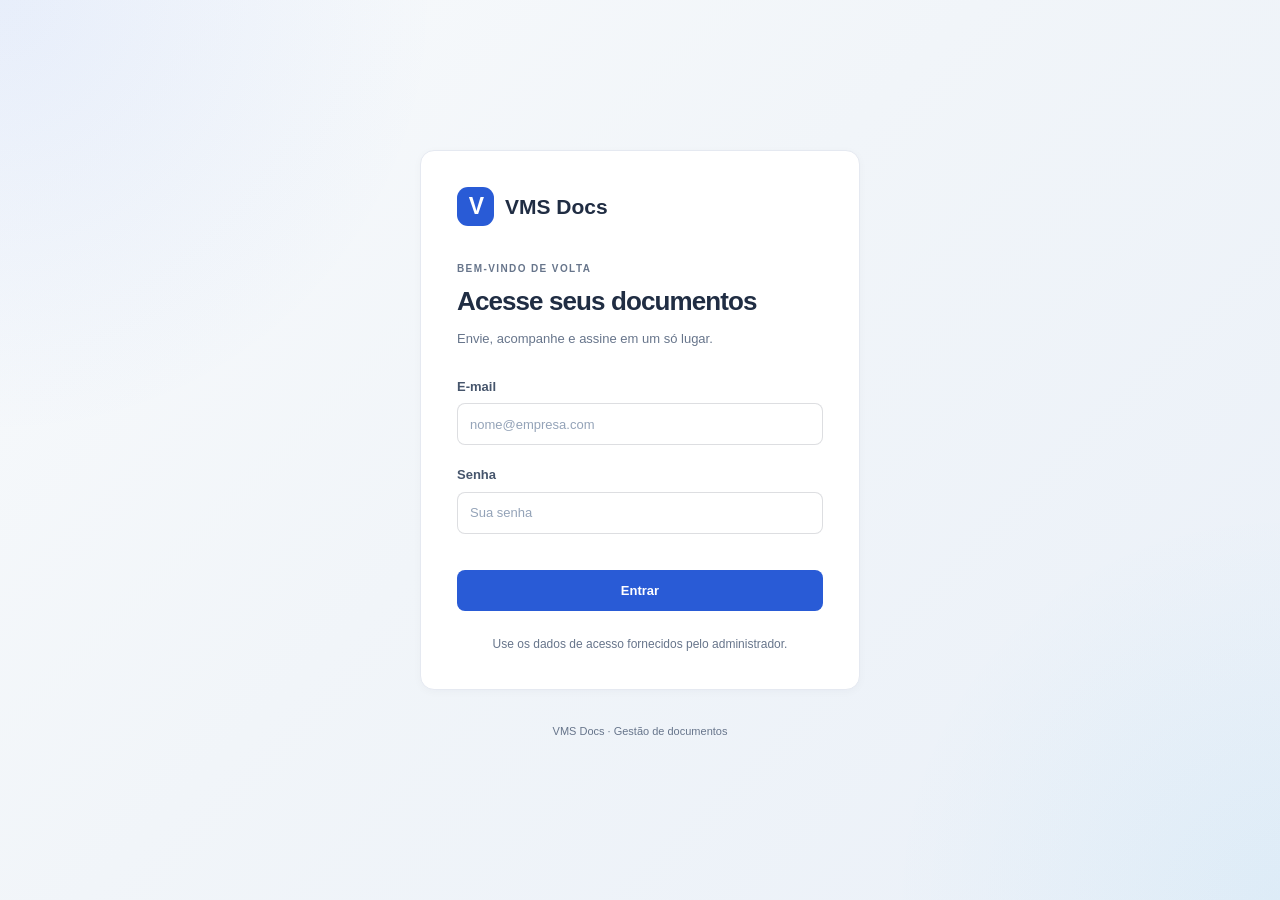
<file: frontend/index.html>
<!DOCTYPE html>
<html lang="pt-BR">
  <head>
    <meta charset="UTF-8">
    <meta name="viewport" content="width=device-width,initial-scale=1">
    <title>Entrar · VMS Docs</title>
    <link rel="stylesheet" href="css/style.css">
    <link rel="stylesheet" href="css/app.css">
  </head>
  <body class="auth-page">
    <main class="auth-layout">
      <section class="auth-card glass-card">
        <a class="auth-brand" href="index.html">
          <span class="brand-badge small">V</span>VMS Docs</a>
        <p class="eyebrow">BEM-VINDO DE VOLTA</p>
        <h1>Acesse seus documentos</h1>
        <p class="auth-description">Envie, acompanhe e assine em um só lugar.</p>
        <form onsubmit="event.preventDefault(); login()">
          <div class="form-group">
            <label for="email">E-mail</label>
            <input id="email" name="email" type="email" required autocomplete="username" placeholder="nome@empresa.com">
          </div>
          <div class="form-group">
            <label for="password">Senha</label>
            <input id="password" name="password" type="password" required autocomplete="current-password" placeholder="Sua senha">
          </div>
          <p id="msg" class="form-message" role="status" aria-live="polite"></p>
          <button type="submit" class="btn-primary full">Entrar</button>
        </form>
        <p class="auth-footnote">Use os dados de acesso fornecidos pelo administrador.</p>
      </section>
      <p class="auth-caption">VMS Docs · Gestão de documentos</p>
    </main>
    <script src="js/api.js"></script>
  </body>
</html>
</file>
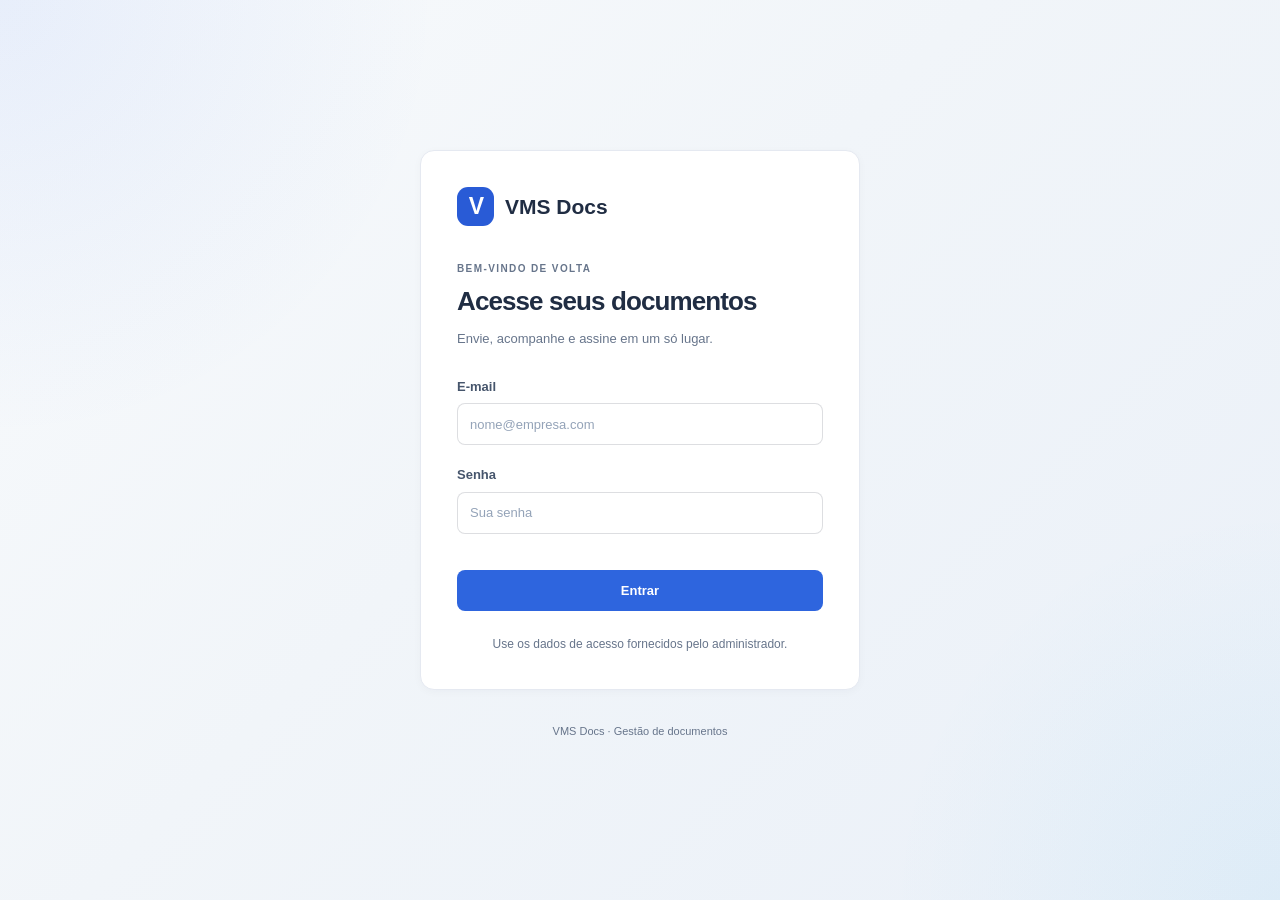
<file: frontend/audit.html>
<!DOCTYPE html>
<html lang="pt-BR">
  <head>
    <meta charset="UTF-8">
    <meta name="viewport" content="width=device-width,initial-scale=1">
    <meta name="color-scheme" content="light dark">
    <title>Auditoria · VMS Docs</title>
    <link rel="stylesheet" href="css/style.css">
    <link rel="stylesheet" href="css/app.css">
  </head>
  <body class="workspace-page" onload="runPage('initAuditPage')">
    <a class="skip-link" href="#mainContent">Ir para o conteúdo</a>
    <div class="mobile-bar">
      <a href="dashboard.html" class="mobile-brand">VMS Docs</a>
      <button type="button" class="btn-secondary" id="navigationToggle" aria-expanded="false" aria-controls="appNavigation">Menu</button>
    </div>
    <div class="layout">
      <aside class="sidebar glass-card" id="appNavigation" aria-label="Navegação principal">
        <a class="sidebar-brand" href="dashboard.html">
          <span class="brand-badge small">V</span>
          <span>
            <strong>VMS Docs</strong>
            <small>Gestão de documentos</small>
          </span>
        </a>
        <div class="sidebar-section">
          <p class="sidebar-title">Área de trabalho</p>
          <nav class="sidebar-nav">
            <a href="dashboard.html">
              <svg aria-hidden="true" width="20" height="20" viewBox="0 0 24 24" fill="none" stroke="currentColor" stroke-width="1.7" stroke-linecap="round" stroke-linejoin="round">
                <path d="m3 10 9-7 9 7v10H3Z"/>
                <path d="M9 20v-8h6v8"/>
              </svg>
              <span>Visão geral</span>
            </a>
            <a href="inbox.html">
              <svg aria-hidden="true" width="20" height="20" viewBox="0 0 24 24" fill="none" stroke="currentColor" stroke-width="1.7" stroke-linecap="round" stroke-linejoin="round">
                <path d="M4 4h16l2 12v4H2v-4Z"/>
                <path d="M2 15h6l2 3h4l2-3h6M12 5v7m-3-3 3 3 3-3"/>
              </svg>
              <span>Recebidos</span>
            </a>
            <a href="dashboard.html#returnedDocuments">
              <svg aria-hidden="true" width="20" height="20" viewBox="0 0 24 24" fill="none" stroke="currentColor" stroke-width="1.7" stroke-linecap="round" stroke-linejoin="round">
                <path d="m5 12 4 4L19 6"/>
              </svg>
              <span>Devolvidos</span>
            </a>
            <a href="send.html">
              <svg aria-hidden="true" width="20" height="20" viewBox="0 0 24 24" fill="none" stroke="currentColor" stroke-width="1.7" stroke-linecap="round" stroke-linejoin="round">
                <path d="m22 2-7 20-4-9L2 9Z"/>
                <path d="M22 2 11 13"/>
              </svg>
              <span>Enviar documento</span>
            </a>
            <a href="folders.html">
              <svg aria-hidden="true" width="20" height="20" viewBox="0 0 24 24" fill="none" stroke="currentColor" stroke-width="1.7" stroke-linecap="round" stroke-linejoin="round">
                <path d="M2 6h8l2 2h10v12H2Z"/>
              </svg>
              <span>Pastas</span>
            </a>
          </nav>
        </div>
        <div class="sidebar-section" data-admin-only>
          <p class="sidebar-title">Administração</p>
          <nav class="sidebar-nav">
            <a href="categories.html">
              <svg aria-hidden="true" width="20" height="20" viewBox="0 0 24 24" fill="none" stroke="currentColor" stroke-width="1.7" stroke-linecap="round" stroke-linejoin="round">
                <rect x="3" y="3" width="7" height="7" rx="1"/>
                <rect x="14" y="3" width="7" height="7" rx="1"/>
                <rect x="3" y="14" width="7" height="7" rx="1"/>
                <rect x="14" y="14" width="7" height="7" rx="1"/>
              </svg>
              <span>Categorias</span>
            </a>
            <a href="users.html">
              <svg aria-hidden="true" width="20" height="20" viewBox="0 0 24 24" fill="none" stroke="currentColor" stroke-width="1.7" stroke-linecap="round" stroke-linejoin="round">
                <circle cx="9" cy="8" r="3"/>
                <path d="M2 21v-3a7 7 0 0 1 14 0v3M17 5a3 3 0 0 1 0 6m2 4a5 5 0 0 1 3 5"/>
              </svg>
              <span>Usuários</span>
            </a>
            <a href="audit.html" class="active" aria-current="page">
              <svg aria-hidden="true" width="20" height="20" viewBox="0 0 24 24" fill="none" stroke="currentColor" stroke-width="1.7" stroke-linecap="round" stroke-linejoin="round">
                <path d="M5 3h14v18H5Z M8 7h8M8 12h8M8 17h5"/>
              </svg>
              <span>Auditoria</span>
            </a>
          </nav>
        </div>
        <div class="sidebar-section account-section" style="margin-top: auto;">
          <p id="accountName" class="account-name">Minha conta</p>
          <nav class="sidebar-nav">
            <a href="index.html" onclick="logout(); return false;">
              <svg aria-hidden="true" width="20" height="20" viewBox="0 0 24 24" fill="none" stroke="currentColor" stroke-width="1.7" stroke-linecap="round" stroke-linejoin="round">
                <path d="M9 3H3v18h6M9 12h13m-4-4 4 4-4 4"/>
              </svg>
              <span>Sair</span>
            </a>
          </nav>
        </div>
      </aside>
      <main class="content" id="mainContent">
        <header class="page-header">
          <div>
            <p class="eyebrow">ÁREA DE TRABALHO</p>
            <h1>Auditoria</h1>
            <p>Consulte o histórico de ações realizadas no sistema.</p>
          </div>
          <div class="header-actions">
            <button type="button" class="btn-secondary" onclick="loadAudit()">Atualizar</button>
          </div>
        </header>
        <section class="glass-card">
          <div class="section-header">
            <div>
              <h2 class="section-title">Atividades recentes</h2>
              <p class="section-description">Cada registro identifica a ação e o usuário responsável.</p>
            </div>
          </div>
          <div class="table-wrapper" id="auditTableWrapper">
            <table class="modern-table" id="auditTable">
              <thead>
                <tr>
                  <th scope="col">Ação</th>
                  <th scope="col">Usuário</th>
                  <th scope="col">Documento</th>
                  <th scope="col">Data e hora</th>
                </tr>
              </thead>
              <tbody>
                <tr>
                  <td colspan="4" class="loading-cell">Carregando…</td>
                </tr>
              </tbody>
            </table>
          </div>
          <div class="empty-state" id="auditEmptyState" style="display:none">
            <span class="empty-icon">
              <svg aria-hidden="true" width="20" height="20" viewBox="0 0 24 24" fill="none" stroke="currentColor" stroke-width="1.7" stroke-linecap="round" stroke-linejoin="round">
                <path d="M14 2H5v20h14V7Z"/>
                <path d="M14 2v6h5M8 13h8M8 17h6"/>
              </svg>
            </span>
            <h3>Nenhuma atividade registrada</h3>
            <p>As próximas ações aparecerão nesta lista.</p>
          </div>
        </section>
      </main>
    </div>
    <div id="appToast" class="app-toast" role="status" aria-live="polite" hidden>
    </div>
    <script src="js/api.js"></script>
    <script src="js/ui.js"></script>
  </body>
</html>
</file>
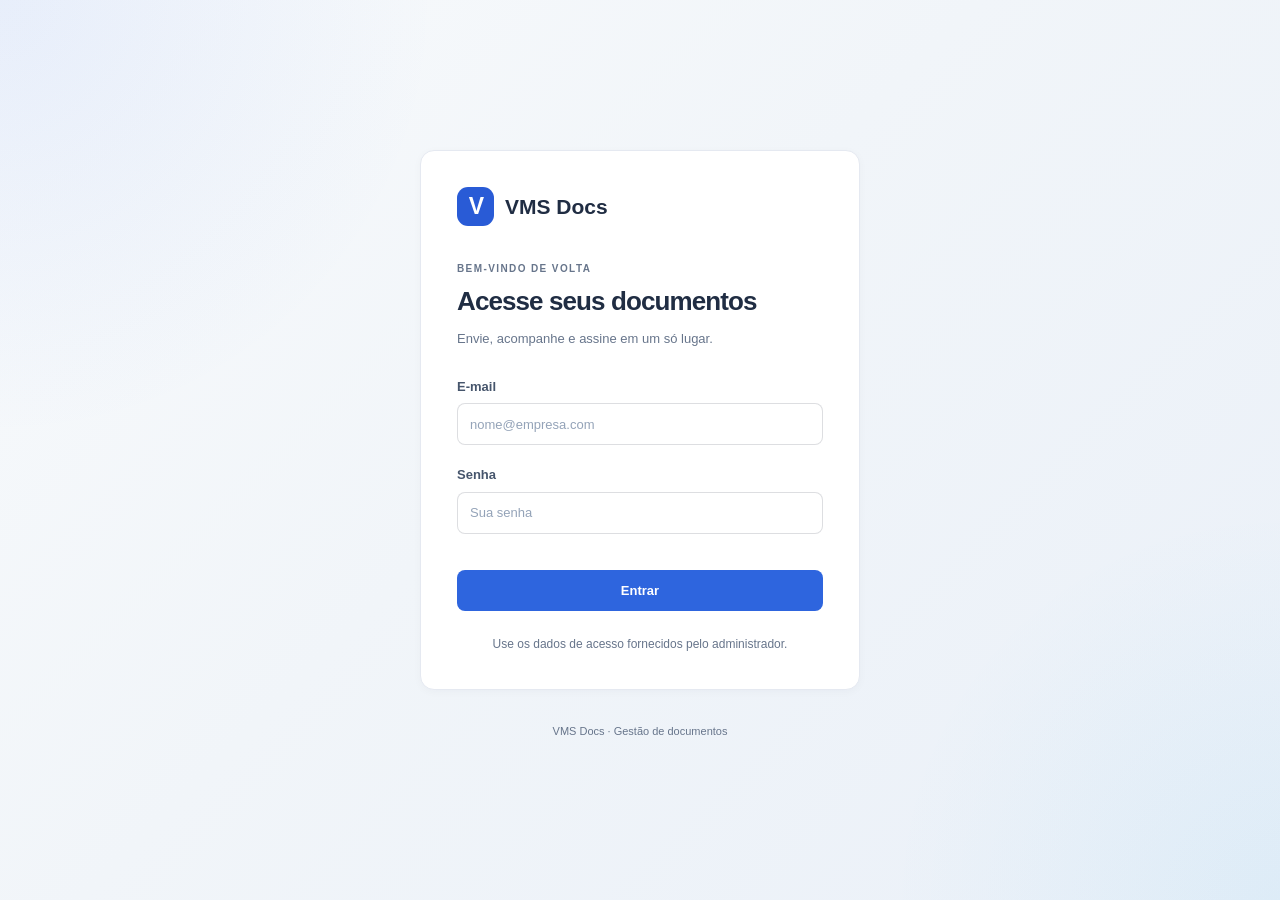
<file: frontend/categories.html>
<!DOCTYPE html>
<html lang="pt-BR">
  <head>
    <meta charset="UTF-8">
    <meta name="viewport" content="width=device-width,initial-scale=1">
    <meta name="color-scheme" content="light dark">
    <title>Categorias · VMS Docs</title>
    <link rel="stylesheet" href="css/style.css">
    <link rel="stylesheet" href="css/app.css">
  </head>
  <body class="workspace-page" onload="runPage('initCategoriesPage')">
    <a class="skip-link" href="#mainContent">Ir para o conteúdo</a>
    <div class="mobile-bar">
      <a href="dashboard.html" class="mobile-brand">VMS Docs</a>
      <button type="button" class="btn-secondary" id="navigationToggle" aria-expanded="false" aria-controls="appNavigation">Menu</button>
    </div>
    <div class="layout">
      <aside class="sidebar glass-card" id="appNavigation" aria-label="Navegação principal">
        <a class="sidebar-brand" href="dashboard.html">
          <span class="brand-badge small">V</span>
          <span>
            <strong>VMS Docs</strong>
            <small>Gestão de documentos</small>
          </span>
        </a>
        <div class="sidebar-section">
          <p class="sidebar-title">Área de trabalho</p>
          <nav class="sidebar-nav">
            <a href="dashboard.html">
              <svg aria-hidden="true" width="20" height="20" viewBox="0 0 24 24" fill="none" stroke="currentColor" stroke-width="1.7" stroke-linecap="round" stroke-linejoin="round">
                <path d="m3 10 9-7 9 7v10H3Z"/>
                <path d="M9 20v-8h6v8"/>
              </svg>
              <span>Visão geral</span>
            </a>
            <a href="inbox.html">
              <svg aria-hidden="true" width="20" height="20" viewBox="0 0 24 24" fill="none" stroke="currentColor" stroke-width="1.7" stroke-linecap="round" stroke-linejoin="round">
                <path d="M4 4h16l2 12v4H2v-4Z"/>
                <path d="M2 15h6l2 3h4l2-3h6M12 5v7m-3-3 3 3 3-3"/>
              </svg>
              <span>Recebidos</span>
            </a>
            <a href="dashboard.html#returnedDocuments">
              <svg aria-hidden="true" width="20" height="20" viewBox="0 0 24 24" fill="none" stroke="currentColor" stroke-width="1.7" stroke-linecap="round" stroke-linejoin="round">
                <path d="m5 12 4 4L19 6"/>
              </svg>
              <span>Devolvidos</span>
            </a>
            <a href="send.html">
              <svg aria-hidden="true" width="20" height="20" viewBox="0 0 24 24" fill="none" stroke="currentColor" stroke-width="1.7" stroke-linecap="round" stroke-linejoin="round">
                <path d="m22 2-7 20-4-9L2 9Z"/>
                <path d="M22 2 11 13"/>
              </svg>
              <span>Enviar documento</span>
            </a>
            <a href="folders.html">
              <svg aria-hidden="true" width="20" height="20" viewBox="0 0 24 24" fill="none" stroke="currentColor" stroke-width="1.7" stroke-linecap="round" stroke-linejoin="round">
                <path d="M2 6h8l2 2h10v12H2Z"/>
              </svg>
              <span>Pastas</span>
            </a>
          </nav>
        </div>
        <div class="sidebar-section" data-admin-only>
          <p class="sidebar-title">Administração</p>
          <nav class="sidebar-nav">
            <a href="categories.html" class="active" aria-current="page">
              <svg aria-hidden="true" width="20" height="20" viewBox="0 0 24 24" fill="none" stroke="currentColor" stroke-width="1.7" stroke-linecap="round" stroke-linejoin="round">
                <rect x="3" y="3" width="7" height="7" rx="1"/>
                <rect x="14" y="3" width="7" height="7" rx="1"/>
                <rect x="3" y="14" width="7" height="7" rx="1"/>
                <rect x="14" y="14" width="7" height="7" rx="1"/>
              </svg>
              <span>Categorias</span>
            </a>
            <a href="users.html">
              <svg aria-hidden="true" width="20" height="20" viewBox="0 0 24 24" fill="none" stroke="currentColor" stroke-width="1.7" stroke-linecap="round" stroke-linejoin="round">
                <circle cx="9" cy="8" r="3"/>
                <path d="M2 21v-3a7 7 0 0 1 14 0v3M17 5a3 3 0 0 1 0 6m2 4a5 5 0 0 1 3 5"/>
              </svg>
              <span>Usuários</span>
            </a>
            <a href="audit.html">
              <svg aria-hidden="true" width="20" height="20" viewBox="0 0 24 24" fill="none" stroke="currentColor" stroke-width="1.7" stroke-linecap="round" stroke-linejoin="round">
                <path d="M5 3h14v18H5Z M8 7h8M8 12h8M8 17h5"/>
              </svg>
              <span>Auditoria</span>
            </a>
          </nav>
        </div>
        <div class="sidebar-section account-section" style="margin-top: auto;">
          <p id="accountName" class="account-name">Minha conta</p>
          <nav class="sidebar-nav">
            <a href="index.html" onclick="logout(); return false;">
              <svg aria-hidden="true" width="20" height="20" viewBox="0 0 24 24" fill="none" stroke="currentColor" stroke-width="1.7" stroke-linecap="round" stroke-linejoin="round">
                <path d="M9 3H3v18h6M9 12h13m-4-4 4 4-4 4"/>
              </svg>
              <span>Sair</span>
            </a>
          </nav>
        </div>
      </aside>
      <main class="content" id="mainContent">
        <header class="page-header">
          <div>
            <p class="eyebrow">ÁREA DE TRABALHO</p>
            <h1>Categorias</h1>
            <p>Organize os documentos em pastas fáceis de encontrar.</p>
          </div>
        </header>
        <div class="management-grid">
          <form class="glass-card" id="categoryFormCard" onsubmit="event.preventDefault(); submitCategoryForm(this)">
            <h2 class="section-title">Nova categoria</h2>
            <div class="form-group">
              <label for="categoryName">Nome <span class="required">*</span>
              </label>
              <input id="categoryName" required placeholder="Ex.: Contratos">
            </div>
            <div class="form-group">
              <label for="categoryDescription">Descrição <span class="optional">Opcional</span>
              </label>
              <textarea id="categoryDescription" rows="3" placeholder="Que documentos ficam nesta categoria?">
              </textarea>
            </div>
            <p id="categoryMsg" class="form-message" role="status"></p>
            <footer class="form-footer">
              <button type="button" class="btn-text" onclick="clearCategoryForm()">Limpar</button>
              <button type="submit" class="btn-primary">Criar categoria</button>
            </footer>
          </form>
          <section class="glass-card">
            <h2 class="section-title">Categorias cadastradas</h2>
            <div class="table-wrapper" id="categoriesTableWrapper">
              <table class="modern-table" id="categoriesTable">
                <thead>
                  <tr>
                    <th scope="col">Nome</th>
                    <th scope="col">Descrição</th>
                  </tr>
                </thead>
                <tbody>
                  <tr>
                    <td colspan="2" class="loading-cell">Carregando…</td>
                  </tr>
                </tbody>
              </table>
            </div>
            <div class="empty-state" id="categoriesEmptyState" style="display:none">
              <span class="empty-icon">
                <svg aria-hidden="true" width="20" height="20" viewBox="0 0 24 24" fill="none" stroke="currentColor" stroke-width="1.7" stroke-linecap="round" stroke-linejoin="round">
                  <path d="M14 2H5v20h14V7Z"/>
                  <path d="M14 2v6h5M8 13h8M8 17h6"/>
                </svg>
              </span>
              <h3>Nenhuma categoria cadastrada</h3>
              <p>Crie a primeira categoria ao lado.</p>
            </div>
          </section>
        </div>
      </main>
    </div>
    <div id="appToast" class="app-toast" role="status" aria-live="polite" hidden>
    </div>
    <script src="js/api.js"></script>
    <script src="js/ui.js"></script>
  </body>
</html>
</file>
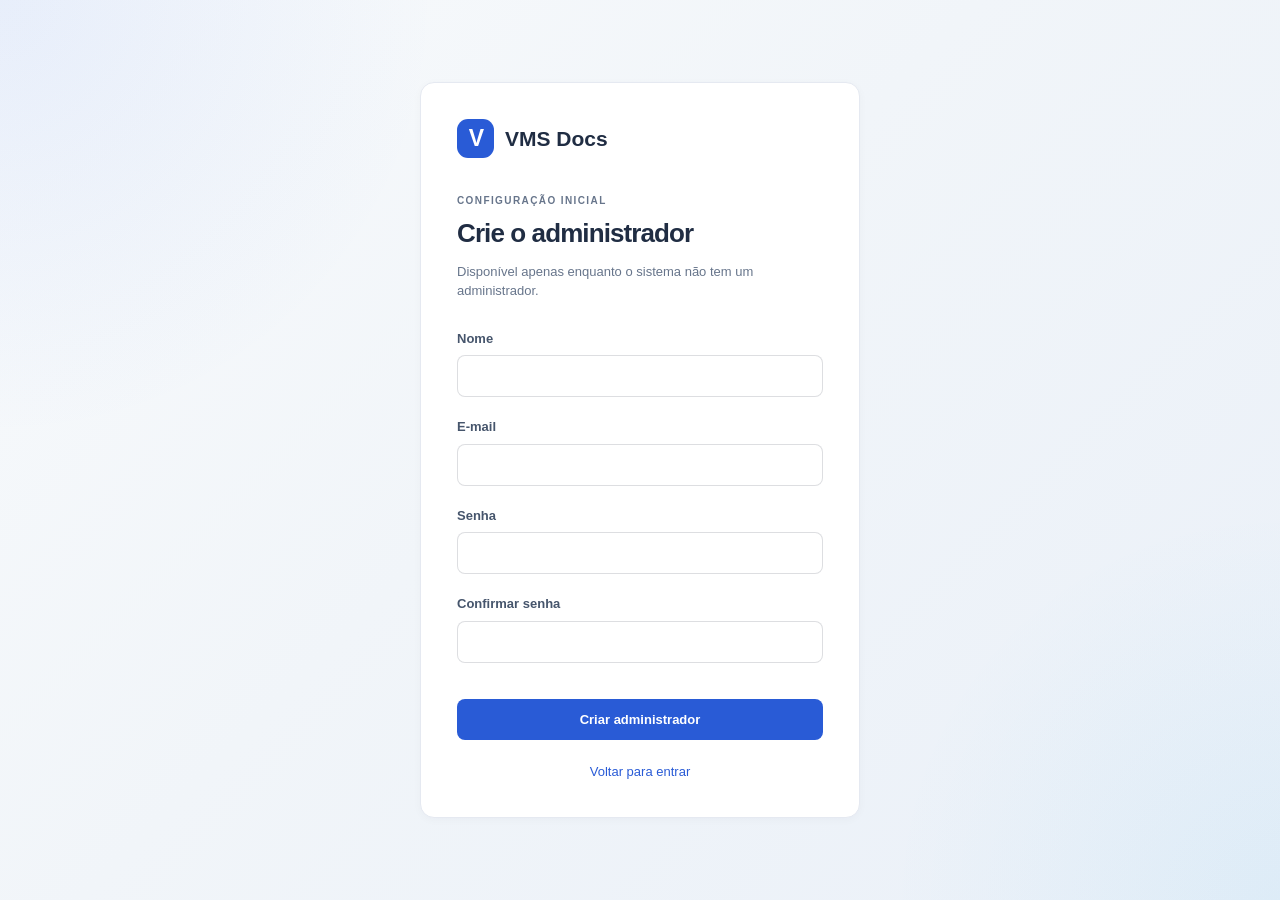
<file: frontend/create-admin.html>
<!DOCTYPE html>
<html lang="pt-BR">
  <head>
    <meta charset="UTF-8">
    <meta name="viewport" content="width=device-width,initial-scale=1">
    <title>Primeiro acesso · VMS Docs</title>
    <link rel="stylesheet" href="css/style.css">
    <link rel="stylesheet" href="css/app.css">
    <script>document.documentElement.dataset.theme = localStorage.getItem("vmsdocs-theme") === "dark" ? "dark" : "light";</script>
  </head>
  <body class="auth-page">
    <main class="auth-layout">
      <section class="auth-card glass-card">
        <a class="auth-brand" href="index.html">
          <span class="brand-badge small">V</span>VMS Docs</a>
        <p class="eyebrow">CONFIGURAÇÃO INICIAL</p>
        <h1>Crie o administrador</h1>
        <p class="auth-description">Disponível apenas enquanto o sistema não tem um administrador.</p>
        <form onsubmit="event.preventDefault(); createAdmin()">
          <div class="form-group">
            <label for="name">Nome</label>
            <input id="name" required autocomplete="name">
          </div>
          <div class="form-group">
            <label for="email">E-mail</label>
            <input id="email" type="email" required autocomplete="email">
          </div>
          <div class="form-group">
            <label for="password">Senha</label>
            <input id="password" type="password" minlength="6" required autocomplete="new-password">
          </div>
          <div class="form-group">
            <label for="confirmPassword">Confirmar senha</label>
            <input id="confirmPassword" type="password" minlength="6" required autocomplete="new-password">
          </div>
          <div id="msg" role="status" class="form-message"></div>
          <button type="submit" class="btn-primary full" id="btnCreate">Criar administrador</button>
        </form>
        <a class="auth-back" href="index.html">Voltar para entrar</a>
      </section>
    </main>
    <script>

    const API =
        "http://localhost:8080";


    async function createAdmin() {

        const name =
            document
                .getElementById("name")
                .value
                .trim();


        const email =
            document
                .getElementById("email")
                .value
                .trim();


        const password =
            document
                .getElementById("password")
                .value;


        const confirmPassword =
            document
                .getElementById("confirmPassword")
                .value;


        const msg =
            document.getElementById("msg");


        const button =
            document.getElementById("btnCreate");


        msg.innerText = "";

        msg.className = "";


        if (
            !name ||
            !email ||
            !password ||
            !confirmPassword
        ) {

            msg.innerText =
                "Preencha todos os campos.";

            msg.className =
                "error";

            return;
        }


        if (
            password.length < 6
        ) {

            msg.innerText =
                "A senha deve ter pelo menos 6 caracteres.";

            msg.className =
                "error";

            return;
        }


        if (
            password !== confirmPassword
        ) {

            msg.innerText =
                "As senhas não são iguais.";

            msg.className =
                "error";

            return;
        }


        button.disabled = true;

        button.innerText =
            "Criando administrador...";


        try {

            const response =
                await fetch(
                    API + "/api/auth/setup-admin",
                    {

                        method: "POST",

                        headers: {

                            "Content-Type":
                                "application/json"

                        },

                        body: JSON.stringify({

                            name: name,

                            email: email,

                            password: password

                        })

                    }
                );


            if (!response.ok) {

                let message =
                    "Erro ao criar administrador.";


                try {

                    const data =
                        await response.json();


                    if (data.detail) {

                        message =
                            data.detail;

                    } else if (data.message) {

                        message =
                            data.message;
                    }

                } catch (e) {

                    const text =
                        await response.text();

                    if (text) {

                        message = text;
                    }
                }


                throw new Error(message);
            }


            msg.innerText =
                "Administrador criado com sucesso!";

            msg.className =
                "success";


            setTimeout(() => {

                window.location.href =
                    "index.html";

            }, 1500);


        } catch (error) {

            console.error(error);

            msg.innerText =
                error.message;

            msg.className =
                "error";

        } finally {

            button.disabled =
                false;

            button.innerText =
                "Criar Administrador";
        }
    }

</script>
  </body>
</html>
</file>
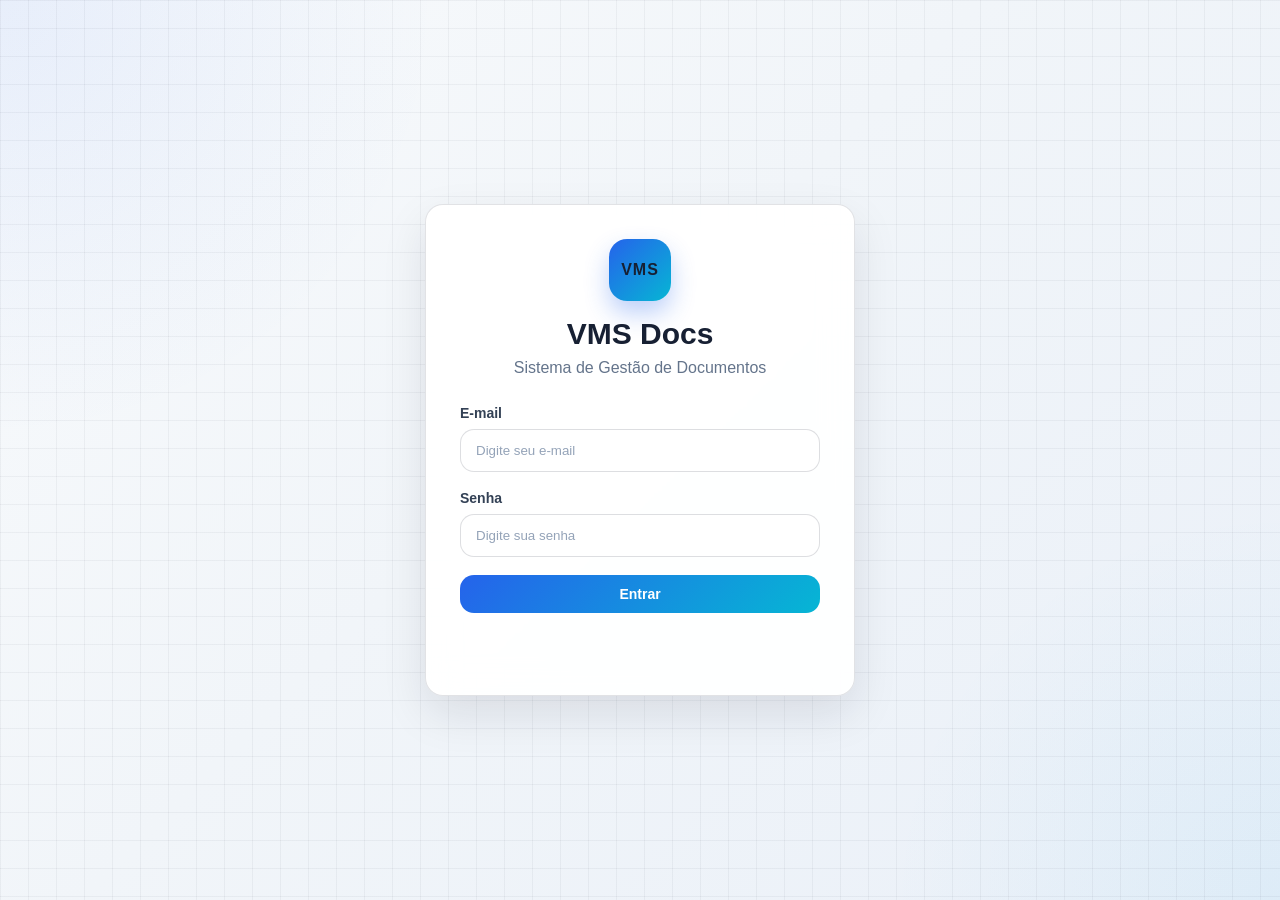
<file: frontend/login.html>
<!DOCTYPE html>
<html lang="pt-BR">
<head>
  <meta charset="UTF-8">
  <meta name="viewport" content="width=device-width,initial-scale=1.0">
  <title>VMS Docs - Login</title>
  <link rel="stylesheet" href="css/style.css">
</head>
<body class="auth-body">
  <div class="bg-grid"></div>

  <main class="auth-wrapper">
    <section class="glass-card auth-card">
      <div class="brand-block">
        <div class="brand-badge">VMS</div>
        <h1>VMS Docs</h1>
        <p>Sistema de Gestão de Documentos</p>
      </div>

      <div class="form-group">
        <label for="email">E-mail</label>
        <input id="email" type="email" placeholder="Digite seu e-mail">
      </div>

      <div class="form-group">
        <label for="password">Senha</label>
        <input id="password" type="password" placeholder="Digite sua senha">
      </div>

      <button class="btn-primary full" onclick="login()">Entrar</button>
      <p id="msg" class="form-message"></p>
    </section>
  </main>

  <script src="js/api.js"></script>
</body>
</html>
</file>
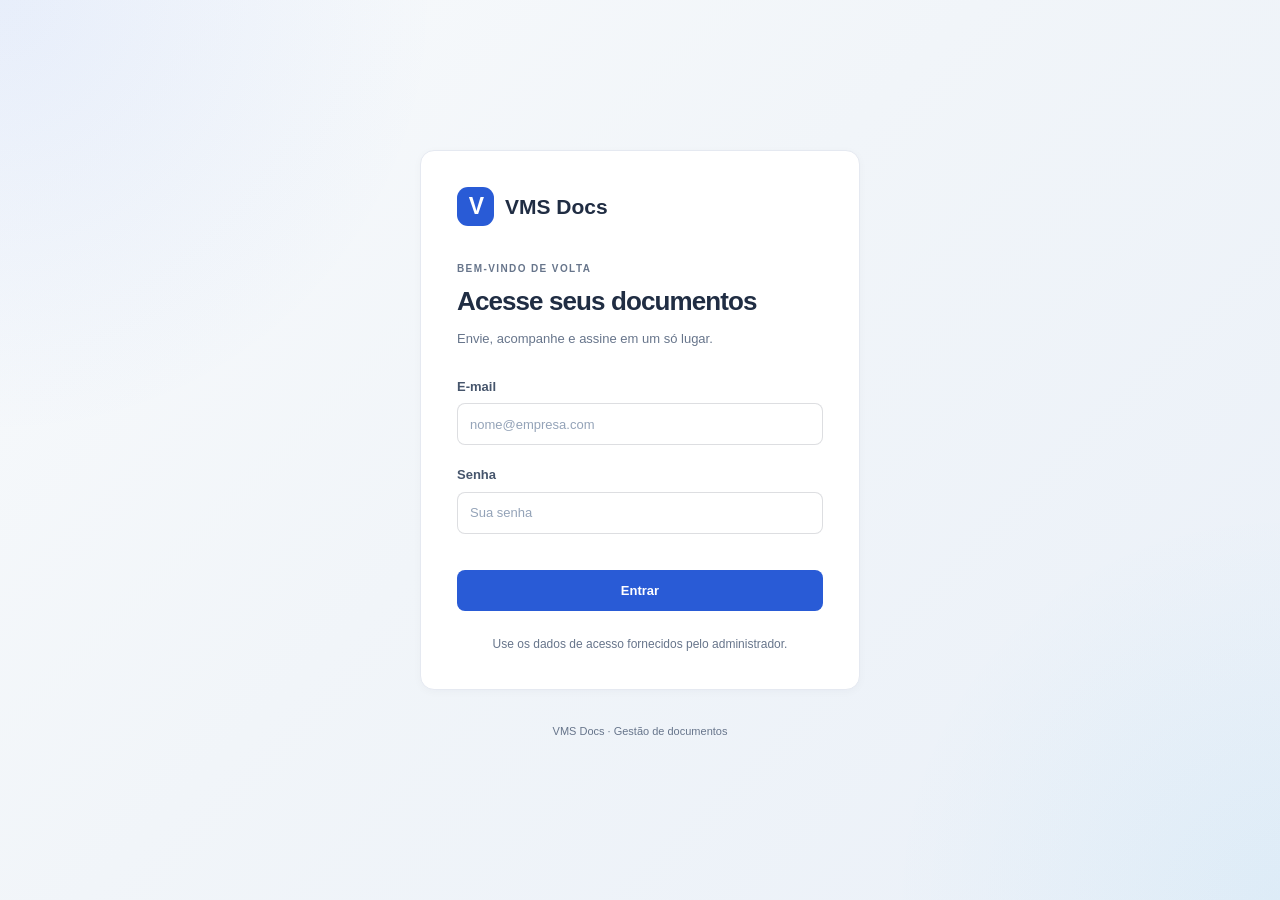
<file: frontend/upload.html>
<!DOCTYPE html>
<html lang="pt-BR">
  <head>
    <meta charset="UTF-8">
    <meta name="viewport" content="width=device-width,initial-scale=1">
    <meta name="color-scheme" content="light dark">
    <title>Novo documento · VMS Docs</title>
    <link rel="stylesheet" href="css/style.css">
    <link rel="stylesheet" href="css/app.css">
  </head>
  <body class="workspace-page" onload="runPage('initUploadPage')">
    <a class="skip-link" href="#mainContent">Ir para o conteúdo</a>
    <div class="mobile-bar">
      <a href="dashboard.html" class="mobile-brand">VMS Docs</a>
      <button type="button" class="btn-secondary" id="navigationToggle" aria-expanded="false" aria-controls="appNavigation">Menu</button>
    </div>
    <div class="layout">
      <aside class="sidebar glass-card" id="appNavigation" aria-label="Navegação principal">
        <a class="sidebar-brand" href="dashboard.html">
          <span class="brand-badge small">V</span>
          <span>
            <strong>VMS Docs</strong>
            <small>Gestão de documentos</small>
          </span>
        </a>
        <div class="sidebar-section">
          <p class="sidebar-title">Área de trabalho</p>
          <nav class="sidebar-nav">
            <a href="dashboard.html">
              <svg aria-hidden="true" width="20" height="20" viewBox="0 0 24 24" fill="none" stroke="currentColor" stroke-width="1.7" stroke-linecap="round" stroke-linejoin="round">
                <path d="m3 10 9-7 9 7v10H3Z"/>
                <path d="M9 20v-8h6v8"/>
              </svg>
              <span>Visão geral</span>
            </a>
            <a href="inbox.html">
              <svg aria-hidden="true" width="20" height="20" viewBox="0 0 24 24" fill="none" stroke="currentColor" stroke-width="1.7" stroke-linecap="round" stroke-linejoin="round">
                <path d="M4 4h16l2 12v4H2v-4Z"/>
                <path d="M2 15h6l2 3h4l2-3h6M12 5v7m-3-3 3 3 3-3"/>
              </svg>
              <span>Recebidos</span>
            </a>
            <a href="dashboard.html#returnedDocuments">
              <svg aria-hidden="true" width="20" height="20" viewBox="0 0 24 24" fill="none" stroke="currentColor" stroke-width="1.7" stroke-linecap="round" stroke-linejoin="round">
                <path d="m5 12 4 4L19 6"/>
              </svg>
              <span>Devolvidos</span>
            </a>
            <a href="send.html">
              <svg aria-hidden="true" width="20" height="20" viewBox="0 0 24 24" fill="none" stroke="currentColor" stroke-width="1.7" stroke-linecap="round" stroke-linejoin="round">
                <path d="m22 2-7 20-4-9L2 9Z"/>
                <path d="M22 2 11 13"/>
              </svg>
              <span>Enviar documento</span>
            </a>
            <a href="folders.html">
              <svg aria-hidden="true" width="20" height="20" viewBox="0 0 24 24" fill="none" stroke="currentColor" stroke-width="1.7" stroke-linecap="round" stroke-linejoin="round">
                <path d="M2 6h8l2 2h10v12H2Z"/>
              </svg>
              <span>Pastas</span>
            </a>
          </nav>
        </div>
        <div class="sidebar-section" data-admin-only>
          <p class="sidebar-title">Administração</p>
          <nav class="sidebar-nav">
            <a href="categories.html">
              <svg aria-hidden="true" width="20" height="20" viewBox="0 0 24 24" fill="none" stroke="currentColor" stroke-width="1.7" stroke-linecap="round" stroke-linejoin="round">
                <rect x="3" y="3" width="7" height="7" rx="1"/>
                <rect x="14" y="3" width="7" height="7" rx="1"/>
                <rect x="3" y="14" width="7" height="7" rx="1"/>
                <rect x="14" y="14" width="7" height="7" rx="1"/>
              </svg>
              <span>Categorias</span>
            </a>
            <a href="users.html">
              <svg aria-hidden="true" width="20" height="20" viewBox="0 0 24 24" fill="none" stroke="currentColor" stroke-width="1.7" stroke-linecap="round" stroke-linejoin="round">
                <circle cx="9" cy="8" r="3"/>
                <path d="M2 21v-3a7 7 0 0 1 14 0v3M17 5a3 3 0 0 1 0 6m2 4a5 5 0 0 1 3 5"/>
              </svg>
              <span>Usuários</span>
            </a>
            <a href="audit.html">
              <svg aria-hidden="true" width="20" height="20" viewBox="0 0 24 24" fill="none" stroke="currentColor" stroke-width="1.7" stroke-linecap="round" stroke-linejoin="round">
                <path d="M5 3h14v18H5Z M8 7h8M8 12h8M8 17h5"/>
              </svg>
              <span>Auditoria</span>
            </a>
          </nav>
        </div>
        <div class="sidebar-section account-section" style="margin-top: auto;">
          <p id="accountName" class="account-name">Minha conta</p>
          <nav class="sidebar-nav">
            <a href="index.html" onclick="logout(); return false;">
              <svg aria-hidden="true" width="20" height="20" viewBox="0 0 24 24" fill="none" stroke="currentColor" stroke-width="1.7" stroke-linecap="round" stroke-linejoin="round">
                <path d="M9 3H3v18h6M9 12h13m-4-4 4 4-4 4"/>
              </svg>
              <span>Sair</span>
            </a>
          </nav>
        </div>
      </aside>
      <main class="content" id="mainContent">
        <header class="page-header">
          <div>
            <p class="eyebrow">ÁREA DE TRABALHO</p>
            <h1>Novo documento</h1>
            <p>Adicione um arquivo à sua biblioteca.</p>
          </div>
          <div class="header-actions">
            <a href="dashboard.html" class="btn-secondary">Voltar aos documentos</a>
          </div>
        </header>
        <form id="uploadForm" class="glass-card form-card" onsubmit="event.preventDefault(); uploadDocument()">
          <div class="section-header">
            <div>
              <h2 class="section-title">Informações do documento</h2>
              <p class="section-description">Depois de salvar, você pode enviá-lo para outra pessoa.</p>
            </div>
          </div>
          <div class="form-group">
            <label for="title">Título <span class="required">*</span>
            </label>
            <input id="title" required placeholder="Ex.: Contrato de prestação de serviços">
          </div>
          <div class="form-group">
            <label for="description">Descrição <span class="optional">Opcional</span>
            </label>
            <textarea id="description" rows="3" placeholder="Uma breve descrição para facilitar a consulta">
            </textarea>
          </div>
          <div class="form-group">
            <label for="categoryId">Categoria <span class="optional">Opcional</span>
            </label>
            <select id="categoryId">
              <option value="">Sem categoria</option>
            </select>
          </div>
          <div class="file-field">
            <label for="file">Arquivo <span class="required">*</span>
            </label>
            <input type="file" id="file" required aria-describedby="fileHint">
            <p id="fileHint" class="field-hint">Para coletar assinaturas, selecione um arquivo PDF.</p>
            <div id="selectedFileInfo" class="selected-file" style="display:none">
              <strong id="selectedFileName">
              </strong>
              <span id="selectedFileSize">
              </span>
            </div>
          </div>
          <p id="msg" class="form-message" role="status" aria-live="polite"></p>
          <div id="uploadNextActions" class="success-actions" hidden>
            <a class="btn-primary" id="sendUploadedDocument" href="send.html">Enviar este documento</a>
            <a class="btn-secondary" href="dashboard.html">Ver meus documentos</a>
          </div>
          <footer class="form-footer">
            <button type="button" class="btn-text" onclick="clearUploadForm()">Limpar</button>
            <button type="submit" class="btn-primary" id="uploadButton">Salvar documento</button>
          </footer>
        </form>
      </main>
    </div>
    <div id="appToast" class="app-toast" role="status" aria-live="polite" hidden>
    </div>
    <script src="js/api.js"></script>
    <script src="js/ui.js"></script>
  </body>
</html>
</file>
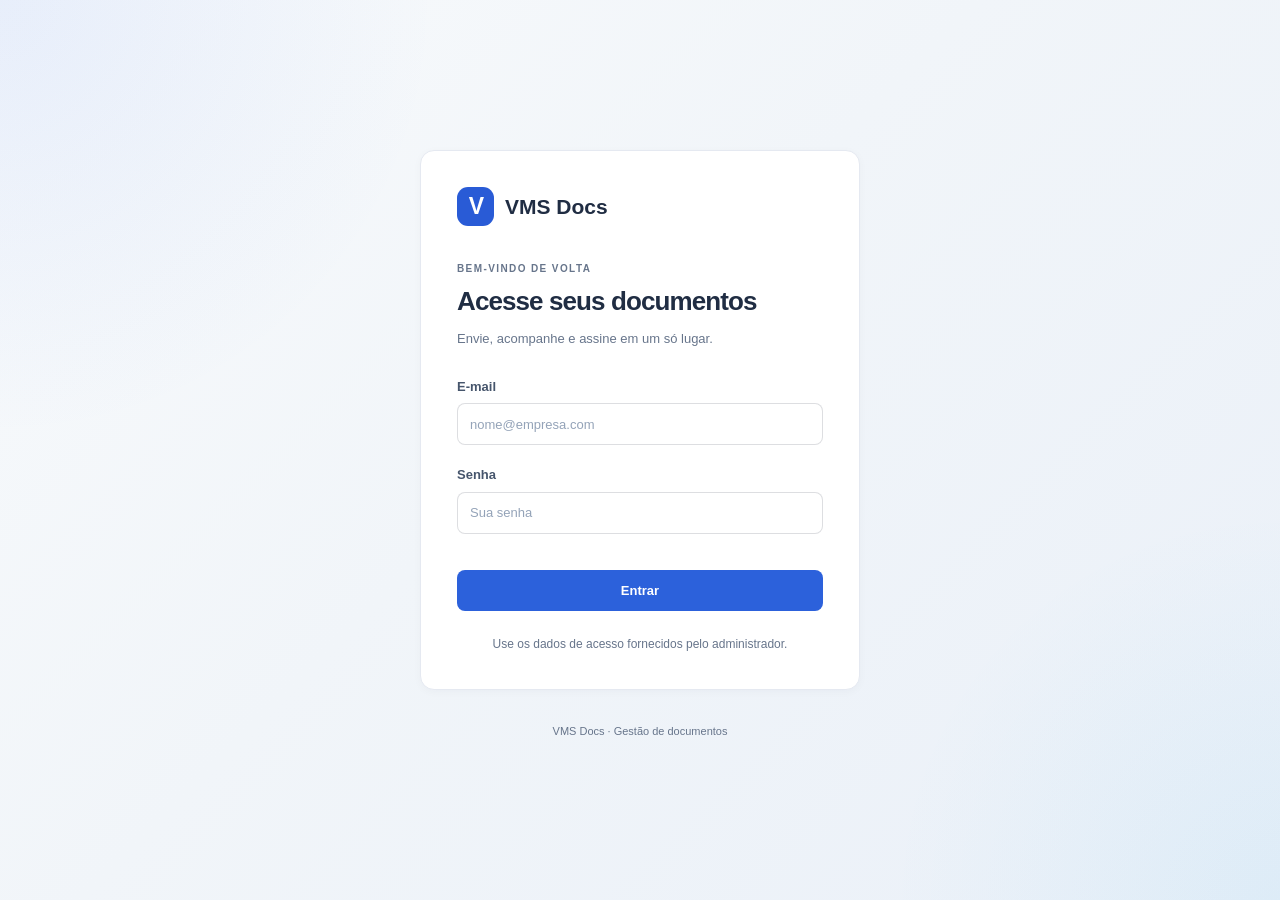
<file: frontend/users.html>
<!DOCTYPE html>
<html lang="pt-BR">
  <head>
    <meta charset="UTF-8">
    <meta name="viewport" content="width=device-width,initial-scale=1">
    <meta name="color-scheme" content="light dark">
    <title>Usuários · VMS Docs</title>
    <link rel="stylesheet" href="css/style.css">
    <link rel="stylesheet" href="css/app.css">
  </head>
  <body class="workspace-page" onload="runPage('initUsersPage')">
    <a class="skip-link" href="#mainContent">Ir para o conteúdo</a>
    <div class="mobile-bar">
      <a href="dashboard.html" class="mobile-brand">VMS Docs</a>
      <button type="button" class="btn-secondary" id="navigationToggle" aria-expanded="false" aria-controls="appNavigation">Menu</button>
    </div>
    <div class="layout">
      <aside class="sidebar glass-card" id="appNavigation" aria-label="Navegação principal">
        <a class="sidebar-brand" href="dashboard.html">
          <span class="brand-badge small">V</span>
          <span>
            <strong>VMS Docs</strong>
            <small>Gestão de documentos</small>
          </span>
        </a>
        <div class="sidebar-section">
          <p class="sidebar-title">Área de trabalho</p>
          <nav class="sidebar-nav">
            <a href="dashboard.html">
              <svg aria-hidden="true" width="20" height="20" viewBox="0 0 24 24" fill="none" stroke="currentColor" stroke-width="1.7" stroke-linecap="round" stroke-linejoin="round">
                <path d="m3 10 9-7 9 7v10H3Z"/>
                <path d="M9 20v-8h6v8"/>
              </svg>
              <span>Visão geral</span>
            </a>
            <a href="inbox.html">
              <svg aria-hidden="true" width="20" height="20" viewBox="0 0 24 24" fill="none" stroke="currentColor" stroke-width="1.7" stroke-linecap="round" stroke-linejoin="round">
                <path d="M4 4h16l2 12v4H2v-4Z"/>
                <path d="M2 15h6l2 3h4l2-3h6M12 5v7m-3-3 3 3 3-3"/>
              </svg>
              <span>Recebidos</span>
            </a>
            <a href="dashboard.html#returnedDocuments">
              <svg aria-hidden="true" width="20" height="20" viewBox="0 0 24 24" fill="none" stroke="currentColor" stroke-width="1.7" stroke-linecap="round" stroke-linejoin="round">
                <path d="m5 12 4 4L19 6"/>
              </svg>
              <span>Devolvidos</span>
            </a>
            <a href="send.html">
              <svg aria-hidden="true" width="20" height="20" viewBox="0 0 24 24" fill="none" stroke="currentColor" stroke-width="1.7" stroke-linecap="round" stroke-linejoin="round">
                <path d="m22 2-7 20-4-9L2 9Z"/>
                <path d="M22 2 11 13"/>
              </svg>
              <span>Enviar documento</span>
            </a>
            <a href="folders.html">
              <svg aria-hidden="true" width="20" height="20" viewBox="0 0 24 24" fill="none" stroke="currentColor" stroke-width="1.7" stroke-linecap="round" stroke-linejoin="round">
                <path d="M2 6h8l2 2h10v12H2Z"/>
              </svg>
              <span>Pastas</span>
            </a>
          </nav>
        </div>
        <div class="sidebar-section" data-admin-only>
          <p class="sidebar-title">Administração</p>
          <nav class="sidebar-nav">
            <a href="categories.html">
              <svg aria-hidden="true" width="20" height="20" viewBox="0 0 24 24" fill="none" stroke="currentColor" stroke-width="1.7" stroke-linecap="round" stroke-linejoin="round">
                <rect x="3" y="3" width="7" height="7" rx="1"/>
                <rect x="14" y="3" width="7" height="7" rx="1"/>
                <rect x="3" y="14" width="7" height="7" rx="1"/>
                <rect x="14" y="14" width="7" height="7" rx="1"/>
              </svg>
              <span>Categorias</span>
            </a>
            <a href="users.html" class="active" aria-current="page">
              <svg aria-hidden="true" width="20" height="20" viewBox="0 0 24 24" fill="none" stroke="currentColor" stroke-width="1.7" stroke-linecap="round" stroke-linejoin="round">
                <circle cx="9" cy="8" r="3"/>
                <path d="M2 21v-3a7 7 0 0 1 14 0v3M17 5a3 3 0 0 1 0 6m2 4a5 5 0 0 1 3 5"/>
              </svg>
              <span>Usuários</span>
            </a>
            <a href="audit.html">
              <svg aria-hidden="true" width="20" height="20" viewBox="0 0 24 24" fill="none" stroke="currentColor" stroke-width="1.7" stroke-linecap="round" stroke-linejoin="round">
                <path d="M5 3h14v18H5Z M8 7h8M8 12h8M8 17h5"/>
              </svg>
              <span>Auditoria</span>
            </a>
          </nav>
        </div>
        <div class="sidebar-section account-section" style="margin-top: auto;">
          <p id="accountName" class="account-name">Minha conta</p>
          <nav class="sidebar-nav">
            <a href="index.html" onclick="logout(); return false;">
              <svg aria-hidden="true" width="20" height="20" viewBox="0 0 24 24" fill="none" stroke="currentColor" stroke-width="1.7" stroke-linecap="round" stroke-linejoin="round">
                <path d="M9 3H3v18h6M9 12h13m-4-4 4 4-4 4"/>
              </svg>
              <span>Sair</span>
            </a>
          </nav>
        </div>
      </aside>
      <main class="content" id="mainContent">
        <header class="page-header">
          <div>
            <p class="eyebrow">ÁREA DE TRABALHO</p>
            <h1>Usuários</h1>
            <p>Gerencie quem pode acessar e receber documentos.</p>
          </div>
        </header>
        <div class="management-grid">
          <form class="glass-card" id="userForm" onsubmit="event.preventDefault(); submitUserForm(this)">
            <h2 class="section-title">Novo usuário</h2>
            <div class="form-group">
              <label for="userName">Nome <span class="required">*</span>
              </label>
              <input id="userName" required autocomplete="name" placeholder="Nome completo">
            </div>
            <div class="form-group">
              <label for="userEmail">E-mail <span class="required">*</span>
              </label>
              <input id="userEmail" type="email" required autocomplete="email" placeholder="nome@empresa.com">
            </div>
            <div class="form-group">
              <label for="userPassword">Senha inicial <span class="required">*</span>
              </label>
              <input id="userPassword" type="password" required minlength="6" autocomplete="new-password" placeholder="Pelo menos 6 caracteres">
            </div>
            <div class="form-group">
              <label for="userRole">Perfil <span class="required">*</span>
              </label>
              <select id="userRole" required>
                <option value="USER">Usuário</option>
                <option value="ADMIN">Administrador</option>
              </select>
            </div>
            <p class="field-hint">Administradores também gerenciam usuários, categorias e auditoria.</p>
            <p id="userMsg" class="form-message" role="status"></p>
            <footer class="form-footer">
              <button type="button" class="btn-text" onclick="clearUserForm()">Limpar</button>
              <button type="submit" class="btn-primary">Criar usuário</button>
            </footer>
          </form>
          <section class="glass-card">
            <h2 class="section-title">Pessoas com acesso</h2>
            <div class="table-wrapper" id="usersTableWrapper">
              <table class="modern-table" id="usersTable">
                <thead>
                  <tr>
                    <th scope="col">Nome</th>
                    <th scope="col">E-mail</th>
                    <th scope="col">Perfil</th>
                    <th scope="col">Situação</th>
                  </tr>
                </thead>
                <tbody>
                  <tr>
                    <td colspan="4" class="loading-cell">Carregando…</td>
                  </tr>
                </tbody>
              </table>
            </div>
            <div class="empty-state" id="usersEmptyState" style="display:none">
              <span class="empty-icon">
                <svg aria-hidden="true" width="20" height="20" viewBox="0 0 24 24" fill="none" stroke="currentColor" stroke-width="1.7" stroke-linecap="round" stroke-linejoin="round">
                  <path d="M14 2H5v20h14V7Z"/>
                  <path d="M14 2v6h5M8 13h8M8 17h6"/>
                </svg>
              </span>
              <h3>Nenhum usuário encontrado</h3>
              <p>Os usuários cadastrados aparecem aqui.</p>
            </div>
          </section>
        </div>
      </main>
    </div>
    <div id="appToast" class="app-toast" role="status" aria-live="polite" hidden>
    </div>
    <script src="js/api.js"></script>
    <script src="js/ui.js"></script>
  </body>
</html>
</file>
<file: frontend/css/style.css>
:root {
    --bg-main: #07111f;
    --bg-secondary: #0c1727;

    --card-bg: rgba(17, 25, 40, 0.78);
    --card-bg-soft: rgba(255, 255, 255, 0.035);

    --border: rgba(255, 255, 255, 0.08);
    --border-strong: rgba(255, 255, 255, 0.14);

    --text-primary: #f1f5f9;
    --text-secondary: #cbd5e1;
    --text-muted: #94a3b8;

    --primary: #3b82f6;
    --primary-hover: #2563eb;
    --primary-soft: rgba(59, 130, 246, 0.14);

    --success: #22c55e;
    --success-soft: rgba(34, 197, 94, 0.14);

    --warning: #f59e0b;
    --warning-soft: rgba(245, 158, 11, 0.14);

    --danger: #ef4444;
    --danger-soft: rgba(239, 68, 68, 0.14);

    --purple: #a855f7;
    --purple-soft: rgba(168, 85, 247, 0.15);

    --radius-sm: 10px;
    --radius-md: 14px;
    --radius-lg: 18px;

    --shadow:
        0 18px 45px rgba(0, 0, 0, 0.28);
}


/* =====================================================
   TEMA CLARO
===================================================== */

html[data-theme="light"] {
    --bg-main: #f4f7fb;
    --bg-secondary: #ffffff;

    --card-bg: rgba(255, 255, 255, 0.94);
    --card-bg-soft: rgba(15, 23, 42, 0.035);

    --border: rgba(15, 23, 42, 0.12);
    --border-strong: rgba(15, 23, 42, 0.20);

    --text-primary: #172033;
    --text-secondary: #334155;
    --text-muted: #64748b;

    --primary: #2563eb;
    --primary-hover: #1d4ed8;
    --primary-soft: rgba(37, 99, 235, 0.10);

    --success: #16a34a;
    --success-soft: rgba(22, 163, 74, 0.10);

    --warning: #d97706;
    --warning-soft: rgba(217, 119, 6, 0.10);

    --danger: #dc2626;
    --danger-soft: rgba(220, 38, 38, 0.10);

    --purple: #9333ea;
    --purple-soft: rgba(147, 51, 234, 0.10);

    --shadow:
        0 18px 45px rgba(15, 23, 42, 0.10);
}


/* =====================================================
   RESET
===================================================== */

* {
    box-sizing: border-box;
}

html {
    scroll-behavior: smooth;
}

body {
    margin: 0;

    min-height: 100vh;

    font-family:
        Inter,
        Arial,
        Helvetica,
        sans-serif;

    color:
        var(--text-primary);

    background:
        radial-gradient(
            circle at top left,
            rgba(59, 130, 246, 0.15),
            transparent 28%
        ),
        radial-gradient(
            circle at bottom right,
            rgba(34, 197, 94, 0.08),
            transparent 25%
        ),
        linear-gradient(
            135deg,
            #030712,
            #08101d 45%,
            #0a1424
        );
}

html[data-theme="light"] body {
    background:
        radial-gradient(
            circle at top left,
            rgba(37, 99, 235, 0.08),
            transparent 28%
        ),
        radial-gradient(
            circle at bottom right,
            rgba(14, 165, 233, 0.06),
            transparent 25%
        ),
        linear-gradient(
            135deg,
            #f8fafc,
            #f1f5f9 45%,
            #eaf0f8
        );
}

a {
    color: inherit;
}

button,
input,
select,
textarea {
    font-family: inherit;
}


/* =====================================================
   FUNDO
===================================================== */

.bg-grid {
    position: fixed;

    inset: 0;

    pointer-events: none;

    background-image:
        linear-gradient(
            rgba(255, 255, 255, 0.035) 1px,
            transparent 1px
        ),
        linear-gradient(
            90deg,
            rgba(255, 255, 255, 0.035) 1px,
            transparent 1px
        );

    background-size:
        28px 28px;
}

html[data-theme="light"] .bg-grid {
    background-image:
        linear-gradient(
            rgba(15, 23, 42, 0.045) 1px,
            transparent 1px
        ),
        linear-gradient(
            90deg,
            rgba(15, 23, 42, 0.045) 1px,
            transparent 1px
        );
}


/* =====================================================
   CARDS
===================================================== */

.glass-card,
.glass-bar {
    background:
        var(--card-bg);

    border:
        1px solid
        var(--border);

    box-shadow:
        var(--shadow);

    backdrop-filter:
        blur(16px);

    -webkit-backdrop-filter:
        blur(16px);
}

.glass-card {
    border-radius:
        var(--radius-lg);

    padding:
        24px;
}

.glass-bar {
    border-radius:
        var(--radius-lg);
}


/* =====================================================
   LOGIN
===================================================== */

.auth-wrapper {
    min-height:
        100vh;

    display:
        flex;

    align-items:
        center;

    justify-content:
        center;

    padding:
        24px;
}

.auth-card {
    width:
        100%;

    max-width:
        430px;

    padding:
        34px;
}

.brand-block {
    text-align:
        center;

    margin-bottom:
        28px;
}

.brand-badge {
    width:
        62px;

    height:
        62px;

    margin:
        0 auto 16px;

    border-radius:
        18px;

    display:
        grid;

    place-items:
        center;

    font-weight:
        800;

    letter-spacing:
        1px;

    background:
        linear-gradient(
            135deg,
            #2563eb,
            #06b6d4
        );

    box-shadow:
        0 12px 25px
        rgba(37, 99, 235, 0.3);
}

.brand-badge.small {
    width:
        44px;

    height:
        44px;

    margin:
        0;

    font-size:
        12px;
}

.brand-block h1 {
    margin:
        0;

    font-size:
        30px;
}

.brand-block p {
    margin:
        8px 0 0;

    color:
        var(--text-muted);
}


/* =====================================================
   FORMULÁRIOS
===================================================== */

.form-group {
    margin-bottom:
        18px;
}

label {
    display:
        block;

    margin-bottom:
        8px;

    font-size:
        14px;

    font-weight:
        600;

    color:
        var(--text-secondary);
}

input,
select,
textarea {
    width:
        100%;

    padding:
        13px 15px;

    color:
        var(--text-primary);

    background:
        rgba(255, 255, 255, 0.045);

    border:
        1px solid
        var(--border);

    border-radius:
        var(--radius-md);

    outline:
        none;
}

input:focus,
select:focus,
textarea:focus {
    border-color:
        rgba(59, 130, 246, 0.7);

    box-shadow:
        0 0 0 3px
        rgba(59, 130, 246, 0.1);
}

input::placeholder,
textarea::placeholder {
    color:
        #73839f;
}

textarea {
    resize:
        vertical;

    min-height:
        110px;
}

select option {
    background:
        #111827;

    color:
        white;
}

html[data-theme="light"] input,
html[data-theme="light"] select,
html[data-theme="light"] textarea {
    color:
        #172033;

    background:
        rgba(255, 255, 255, 0.88);

    border-color:
        rgba(15, 23, 42, 0.14);
}

html[data-theme="light"] input::placeholder,
html[data-theme="light"] textarea::placeholder {
    color:
        #94a3b8;
}

html[data-theme="light"] select option {
    color:
        #172033;

    background:
        white;
}

.form-message {
    margin-top:
        14px;

    min-height:
        20px;

    color:
        var(--text-muted);

    font-size:
        14px;
}


/* =====================================================
   BOTÕES
===================================================== */

button {
    border:
        none;

    border-radius:
        var(--radius-md);

    padding:
        11px 17px;

    font-size:
        14px;

    font-weight:
        700;

    cursor:
        pointer;

    transition:
        0.15s;
}

button:hover {
    transform:
        translateY(-1px);
}

button:disabled {
    cursor:
        not-allowed;

    opacity:
        0.55;

    transform:
        none;
}

.full {
    width:
        100%;
}

.btn-primary {
    color:
        white;

    background:
        linear-gradient(
            135deg,
            var(--primary),
            #06b6d4
        );
}

.btn-primary:hover {
    background:
        linear-gradient(
            135deg,
            var(--primary-hover),
            #0891b2
        );
}

.btn-secondary {
    color:
        var(--text-primary);

    background:
        rgba(255, 255, 255, 0.075);

    border:
        1px solid
        var(--border);
}

html[data-theme="light"] .btn-secondary {
    color:
        #334155;

    background:
        rgba(15, 23, 42, 0.05);

    border:
        1px solid
        rgba(15, 23, 42, 0.12);
}

.btn-danger {
    color:
        #fecaca;

    background:
        var(--danger-soft);
}

.small-btn {
    padding:
        8px 12px;

    font-size:
        12px;

    border-radius:
        var(--radius-sm);
}


/* =====================================================
   LAYOUT
===================================================== */

.layout {
    display:
        grid;

    grid-template-columns:
        270px 1fr;

    gap:
        20px;

    padding:
        20px;

    min-height:
        100vh;
}


/* =====================================================
   SIDEBAR
===================================================== */

.sidebar {
    min-height:
        calc(100vh - 40px);

    padding:
        20px;

    display:
        flex;

    flex-direction:
        column;

    gap:
        22px;

    position:
        sticky;

    top:
        20px;

    align-self:
        start;
}

.sidebar-brand {
    display:
        flex;

    gap:
        12px;

    align-items:
        center;

    padding-bottom:
        18px;

    border-bottom:
        1px solid
        var(--border);
}

.sidebar-brand h2 {
    margin:
        0;

    font-size:
        20px;
}

.sidebar-brand p {
    margin:
        4px 0 0;

    color:
        var(--text-muted);

    font-size:
        12px;
}

.sidebar-section {
    margin-top:
        4px;
}

.sidebar-title {
    margin:
        0 0 8px;

    padding:
        0 10px;

    color:
        #64748b;

    font-size:
        11px;

    font-weight:
        800;

    letter-spacing:
        0.08em;

    text-transform:
        uppercase;
}

.sidebar-nav {
    display:
        flex;

    flex-direction:
        column;

    gap:
        6px;
}

.sidebar-nav a {
    display:
        flex;

    align-items:
        center;

    min-height:
        44px;

    padding:
        11px 13px;

    color:
        #d7e3fb;

    text-decoration:
        none;

    border:
        1px solid
        transparent;

    border-radius:
        12px;
}

.sidebar-nav a:hover {
    background:
        rgba(59, 130, 246, 0.09);
}

.sidebar-nav a.active {
    background:
        var(--primary-soft);

    border-color:
        rgba(59, 130, 246, 0.25);

    color:
        white;
}

html[data-theme="light"] .sidebar-nav a {
    color:
        #334155;
}

html[data-theme="light"] .sidebar-nav a:hover {
    color:
        #172033;

    background:
        rgba(37, 99, 235, 0.07);
}

html[data-theme="light"] .sidebar-nav a.active {
    color:
        #1e3a8a;

    background:
        rgba(37, 99, 235, 0.12);
}


/* =====================================================
   ADMIN
===================================================== */

[data-admin-only] {
    display:
        none !important;
}

[data-admin-only].admin-visible {
    display:
        block !important;
}


/* =====================================================
   CONTEÚDO
===================================================== */

.content {
    display:
        flex;

    flex-direction:
        column;

    gap:
        20px;

    min-width:
        0;
}


/* =====================================================
   TOPO
===================================================== */

.topbar {
    padding:
        22px 26px;

    display:
        flex;

    align-items:
        center;

    justify-content:
        space-between;

    gap:
        20px;
}

.topbar h1 {
    margin:
        0;

    font-size:
        26px;
}

.topbar p {
    margin:
        7px 0 0;

    max-width:
        760px;

    color:
        var(--text-muted);

    line-height:
        1.5;
}

.section-header {
    display:
        flex;

    justify-content:
        space-between;

    align-items:
        center;

    gap:
        16px;

    margin-bottom:
        20px;
}

.section-title {
    margin:
        0;

    font-size:
        18px;
}

.section-description {
    margin:
        5px 0 0;

    color:
        var(--text-muted);

    font-size:
        14px;
}


/* =====================================================
   DASHBOARD
===================================================== */

.stats-grid {
    display:
        grid;

    grid-template-columns:
        repeat(4, minmax(0, 1fr));

    gap:
        16px;
}

.stat-card {
    min-height:
        135px;

    padding:
        22px;

    border:
        1px solid
        var(--border);

    border-radius:
        var(--radius-lg);

    background:
        var(--card-bg);

    box-shadow:
        var(--shadow);
}

.stat-label {
    display:
        block;

    margin-bottom:
        12px;

    color:
        var(--text-muted);

    font-size:
        13px;

    font-weight:
        700;
}

.stat-value {
    display:
        block;

    margin-bottom:
        5px;

    font-size:
        32px;

    font-weight:
        800;
}

.stat-help {
    color:
        var(--text-muted);

    font-size:
        12px;
}

.quick-actions {
    display:
        grid;

    grid-template-columns:
        repeat(3, minmax(0, 1fr));

    gap:
        14px;
}

.quick-action {
    display:
        flex;

    align-items:
        center;

    gap:
        14px;

    padding:
        18px;

    color:
        var(--text-primary);

    text-decoration:
        none;

    border:
        1px solid
        var(--border);

    border-radius:
        var(--radius-md);

    background:
        var(--card-bg-soft);
}

.quick-action-icon {
    width:
        42px;

    height:
        42px;

    display:
        grid;

    place-items:
        center;

    border-radius:
        12px;

    background:
        var(--primary-soft);
}


/* =====================================================
   TOOLBAR
===================================================== */

.toolbar {
    display:
        flex;

    align-items:
        center;

    gap:
        10px;

    flex-wrap:
        wrap;

    margin-bottom:
        20px;
}

.toolbar input {
    flex:
        1;

    min-width:
        220px;
}


/* =====================================================
   GRIDS
===================================================== */

.grid-2 {
    display:
        grid;

    grid-template-columns:
        1fr 1fr;

    gap:
        20px;
}

.grid-3 {
    display:
        grid;

    grid-template-columns:
        repeat(3, 1fr);

    gap:
        20px;
}


/* =====================================================
   TABELAS
===================================================== */

.table-wrapper {
    width:
        100%;

    overflow-x:
        auto;

    border:
        1px solid
        var(--border);

    border-radius:
        var(--radius-md);
}

.modern-table {
    width:
        100%;

    min-width:
        700px;

    border-collapse:
        collapse;
}

.modern-table thead {
    background:
        rgba(255, 255, 255, 0.035);
}

html[data-theme="light"] .modern-table thead {
    background:
        #edf2f8;
}

.modern-table thead th {
    padding:
        13px 14px;

    text-align:
        left;

    color:
        #aebdd7;

    font-size:
        12px;

    font-weight:
        800;

    text-transform:
        uppercase;

    border-bottom:
        1px solid
        var(--border);
}

html[data-theme="light"] .modern-table thead th {
    color:
        #475569;
}

.modern-table tbody td {
    padding:
        14px;

    color:
        var(--text-secondary);

    border-bottom:
        1px solid
        rgba(255, 255, 255, 0.055);
}

html[data-theme="light"] .modern-table tbody td {
    color:
        #334155;

    border-bottom:
        1px solid
        rgba(15, 23, 42, 0.08);
}

.table-title {
    color:
        var(--text-primary);

    font-weight:
        700;
}


/* =====================================================
   STATUS
===================================================== */

.status-badge {
    display:
        inline-flex;

    align-items:
        center;

    justify-content:
        center;

    padding:
        6px 10px;

    border-radius:
        999px;

    font-size:
        11px;

    font-weight:
        800;
}

.status-pending {
    color:
        #fde68a;

    background:
        var(--warning-soft);
}

.status-signed,
.status-read {
    color:
        #86efac;

    background:
        var(--success-soft);
}

.status-sent {
    color:
        #93c5fd;

    background:
        var(--primary-soft);
}

.status-returned {
    color:
        #d8b4fe;

    background:
        var(--purple-soft);
}


/* =====================================================
   AÇÕES
===================================================== */

.action-row {
    display:
        flex;

    align-items:
        center;

    gap:
        8px;

    flex-wrap:
        wrap;
}


/* =====================================================
   CAIXAS
===================================================== */

.info-box {
    padding:
        16px 18px;

    color:
        var(--text-secondary);

    line-height:
        1.5;

    border:
        1px solid
        rgba(59, 130, 246, 0.18);

    border-radius:
        var(--radius-md);

    background:
        rgba(59, 130, 246, 0.07);
}

.warning-box {
    padding:
        16px 18px;

    color:
        #fde68a;

    border-radius:
        var(--radius-md);

    background:
        var(--warning-soft);
}

.success-box {
    padding:
        16px 18px;

    color:
        #bbf7d0;

    border-radius:
        var(--radius-md);

    background:
        var(--success-soft);
}


/* =====================================================
   EMPTY
===================================================== */

.empty-state {
    padding:
        42px 20px;

    text-align:
        center;

    color:
        var(--text-muted);

    border:
        1px dashed
        var(--border-strong);

    border-radius:
        var(--radius-md);
}

.empty-state-icon {
    margin-bottom:
        12px;

    font-size:
        36px;
}

.empty-state h3 {
    margin:
        0 0 7px;

    color:
        var(--text-primary);
}

.empty-state p {
    max-width:
        480px;

    margin:
        0 auto;
}


/* =====================================================
   PASSOS
===================================================== */

.steps {
    display:
        grid;

    grid-template-columns:
        repeat(4, 1fr);

    gap:
        12px;

    margin-bottom:
        20px;
}

.step {
    display:
        flex;

    gap:
        12px;

    align-items:
        center;

    padding:
        14px;

    border:
        1px solid
        var(--border);

    border-radius:
        var(--radius-md);

    background:
        var(--card-bg-soft);
}

.step-number {
    width:
        32px;

    height:
        32px;

    display:
        grid;

    place-items:
        center;

    border-radius:
        50%;

    color:
        white;

    font-weight:
        800;

    background:
        var(--primary);
}


/* =====================================================
   PDF
===================================================== */

.viewer-card {
    min-height:
        520px;
}

.viewer-toolbar {
    display:
        flex;

    justify-content:
        space-between;

    align-items:
        flex-start;

    gap:
        16px;

    margin-bottom:
        18px;
}

.pdf-container {
    display:
        flex;

    flex-direction:
        column;

    gap:
        24px;

    align-items:
        flex-start;

    overflow-x:
        auto;
}

.pdf-page-wrapper {
    position:
        relative;

    width:
        fit-content;

    max-width:
        100%;
}

.pdf-page-canvas {
    display:
        block;

    max-width:
        100%;

    border:
        1px solid
        var(--border);

    border-radius:
        12px;

    background:
        white;
}

.signature-preview {
    position:
        absolute;

    width:
        230px;

    min-height:
        72px;

    padding:
        8px;

    color:
        #111827;

    font-size:
        12px;

    pointer-events:
        none;

    border:
        2px solid
        #2563eb;

    border-radius:
        10px;

    background:
        rgba(235, 244, 255, 0.96);
}


/* =====================================================
   PASTAS
===================================================== */

.folders-grid {
    display:
        grid;

    grid-template-columns:
        repeat(
            auto-fill,
            minmax(220px, 1fr)
        );

    gap:
        18px;

    margin-top:
        18px;
}

.folder-card {
    padding:
        20px;

    cursor:
        pointer;

    border:
        1px solid
        var(--border);

    border-radius:
        var(--radius-lg);

    background:
        var(--card-bg-soft);
}

.folder-card:hover {
    background:
        var(--primary-soft);
}

html[data-theme="light"] .folder-card {
    background:
        rgba(255, 255, 255, 0.72);
}

.folder-icon {
    margin-bottom:
        12px;

    font-size:
        38px;
}

.folder-card h4 {
    margin:
        0 0 7px;

    color:
        var(--text-primary);
}

.folder-card p {
    margin:
        0;

    color:
        var(--text-muted);

    font-size:
        13px;
}


/* =====================================================
   TEMA NA SIDEBAR
===================================================== */

.sidebar-theme-section {
    margin-top:
        2px;
}

.sidebar-theme-box {
    padding:
        8px 10px;

    border:
        1px solid
        var(--border);

    border-radius:
        12px;

    background:
        rgba(255, 255, 255, 0.025);
}

html[data-theme="light"] .sidebar-theme-box {
    background:
        rgba(15, 23, 42, 0.025);
}

.theme-switch-row {
    display:
        flex;

    align-items:
        center;

    justify-content:
        center;

    gap:
        8px;
}

.theme-switch-label {
    color:
        var(--text-muted);

    font-size:
        11px;

    font-weight:
        700;

    user-select:
        none;
}

.theme-switch-label.active {
    color:
        var(--text-primary);
}

.theme-toggle {
    position:
        relative;

    display:
        inline-block;

    width:
        42px;

    height:
        23px;

    margin:
        0;

    flex:
        0 0 auto;

    cursor:
        pointer;
}

.theme-toggle input {
    display:
        none;
}

.theme-slider {
    position:
        absolute;

    inset:
        0;

    border-radius:
        999px;

    background:
        rgba(255, 255, 255, 0.08);

    border:
        1px solid
        var(--border);

    transition:
        0.25s;
}

.theme-slider::before {
    content:
        "";

    position:
        absolute;

    width:
        15px;

    height:
        15px;

    left:
        3px;

    top:
        3px;

    border-radius:
        50%;

    background:
        white;

    box-shadow:
        0 2px 6px
        rgba(0, 0, 0, 0.25);

    transition:
        transform 0.25s;
}

.theme-toggle input:checked + .theme-slider {
    background:
        linear-gradient(
            135deg,
            #2563eb,
            #06b6d4
        );
}

.theme-toggle input:checked + .theme-slider::before {
    transform:
        translateX(19px);
}


/* =====================================================
   TEXTOS
===================================================== */

.muted-text {
    color:
        var(--text-muted);
}


/* =====================================================
   RESPONSIVO
===================================================== */

@media (
    max-width: 1180px
) {

    .stats-grid {
        grid-template-columns:
            repeat(2, 1fr);
    }

    .quick-actions {
        grid-template-columns:
            1fr;
    }

    .steps {
        grid-template-columns:
            repeat(2, 1fr);
    }
}


@media (
    max-width: 980px
) {

    .layout {
        grid-template-columns:
            1fr;
    }

    .sidebar {
        position:
            static;

        min-height:
            auto;
    }

    .grid-2,
    .grid-3 {
        grid-template-columns:
            1fr;
    }
}


@media (
    max-width: 650px
) {

    .layout {
        padding:
            10px;
    }

    .stats-grid,
    .steps {
        grid-template-columns:
            1fr;
    }

    .glass-card {
        padding:
            18px;
    }
}
</file>
<file: frontend/css/app.css>
/* Shared application layout. Existing theme preference is preserved. */
:root { --radius-sm:8px; --radius-md:10px; --radius-lg:14px; --shadow:0 2px 8px rgba(0,0,0,.06); }
html[data-theme="light"] { --bg-main:#f5f7fb; --card-bg:#fff; --border:#e5e9f1; --text-primary:#202d43; --text-secondary:#46556c; --text-muted:#67758b; --primary:#295bd6; --primary-soft:#edf2ff; --shadow:0 2px 8px rgba(30,45,75,.03); }
[hidden] { display:none !important; }
body.workspace-page,body.auth-page { background:var(--bg-main); font-size:14px; line-height:1.5; }
button,a,input,select,textarea { -webkit-tap-highlight-color:transparent; }
button,a { touch-action:manipulation; }
button { cursor:pointer; }
button:disabled { cursor:not-allowed; opacity:.5; }
a:focus-visible,button:focus-visible { outline:3px solid var(--primary); outline-offset:4px; }
.workspace-page .layout { display:grid; grid-template-columns:236px minmax(0,1fr); padding:0; gap:0; min-height:100vh; }
.glass-card { background:var(--card-bg); backdrop-filter:none; border:1px solid var(--border); border-radius:14px; box-shadow:var(--shadow); padding:24px; }
.workspace-page .sidebar { top:0; min-height:100dvh; max-height:100dvh; overflow-y:auto; border-radius:0; border-width:0 1px 0 0; padding:30px 16px 18px; gap:26px; box-shadow:none; z-index:20; }
.sidebar-brand { text-decoration:none; padding:0 8px 25px; gap:11px; }
.sidebar-brand strong { display:block; font-size:19px; letter-spacing:-.5px; }
.sidebar-brand small { display:block; color:var(--text-muted); font-size:11px; margin-top:2px; }
.brand-badge.small { border-radius:11px; width:37px; height:39px; font-size:23px; letter-spacing:-2px; color:#fff; background:#295bd6; box-shadow:none; }
.sidebar-title { font-size:10px; letter-spacing:.12em; font-weight:600; color:var(--text-muted); padding:0 12px; margin-bottom:10px; }
.sidebar-nav { gap:4px; }
.sidebar-nav a,html[data-theme="light"] .sidebar-nav a { gap:11px; color:var(--text-secondary); min-height:43px; padding:10px 12px; border:0; border-radius:8px; font-size:13px; font-weight:500; }
.sidebar-nav a svg { flex-shrink:0; opacity:.8; }
.sidebar-nav a:hover { background:var(--card-bg-soft); color:var(--text-primary); }
.sidebar-nav a.active,html[data-theme="light"] .sidebar-nav a.active { color:var(--primary); background:var(--primary-soft); font-weight:650; box-shadow:none; }
.account-name { margin:0 12px 7px; font-weight:600; font-size:12px; overflow-wrap:anywhere; }
.sidebar-theme-section { padding:0 10px; }
.sidebar-theme-box { padding:5px 0; background:transparent; border:0; }
.sidebar-theme-section .sidebar-title { padding:0; }
.workspace-page .content { width:100%; max-width:1500px; min-width:0; padding:40px 44px 64px; margin:0 auto; display:flex; flex-direction:column; gap:25px; }
.page-header { display:flex; align-items:center; justify-content:space-between; gap:24px; padding:0 0 6px; }
.eyebrow { margin:0 0 9px; font-size:10px; font-weight:700; color:var(--text-muted); letter-spacing:.14em; }
.page-header h1,.auth-card h1 { font-size:29px; font-weight:700; letter-spacing:-.9px; line-height:1.25; margin:0; }
.page-header p:not(.eyebrow) { color:var(--text-muted); margin:9px 0 0; max-width:640px; }
.header-actions { flex-shrink:0; display:flex; gap:10px; }
.btn-primary,.btn-secondary,.btn-text { display:inline-flex; align-items:center; justify-content:center; gap:8px; font-size:13px; font-weight:600; padding:10px 15px; min-height:41px; border-radius:8px; text-decoration:none; white-space:normal; transition:background .15s,color .15s; }
.btn-primary { background:var(--primary); color:#fff; box-shadow:none; border:1px solid transparent; }
.btn-primary:hover { background:var(--primary-hover); transform:none; box-shadow:none; }
.btn-secondary,html[data-theme="light"] .btn-secondary { color:var(--text-secondary); background:var(--card-bg); border:1px solid var(--border); box-shadow:none; }
.btn-secondary:hover { color:var(--text-primary); background:var(--card-bg-soft); transform:none; }
.btn-text { color:var(--text-muted); border:1px solid transparent; background:transparent; }
.btn-text:hover { color:var(--primary); background:var(--primary-soft); }
.small-btn { font-size:12px; padding:7px 10px; min-height:34px; }
.action-row { gap:8px; display:flex; flex-wrap:wrap; align-items:center; }
.overview-grid { display:grid; grid-template-columns:repeat(3,minmax(0,1fr)); gap:18px; }
.summary-card { text-decoration:none; border:1px solid var(--border); background:var(--card-bg); padding:22px 24px; border-radius:12px; display:flex; flex-direction:column; gap:8px; }
.summary-card:hover { border-color:var(--primary); }
.summary-card>span { display:flex; align-items:center; gap:8px; font-weight:550; color:var(--text-secondary); font-size:13px; }
.summary-card svg { color:var(--primary); width:18px; }
.summary-card strong { font-size:32px; letter-spacing:-1px; line-height:1.4; }
.summary-card small { font-size:12px; color:var(--text-muted); }
.workspace-card { padding:0; overflow:hidden; }
.workspace-card>[data-dashboard-panel] { padding:24px; }
.workspace-card>.section-header { padding:24px 24px 0; }
.workspace-card>.table-wrapper { padding:0 24px 16px; }
.document-tabs { display:flex; gap:26px; border-bottom:1px solid var(--border); padding:0 24px; }
.document-tabs a { display:block; padding:18px 2px 14px; border-bottom:2px solid transparent; color:var(--text-muted); text-decoration:none; font-weight:600; }
.document-tabs a.active { color:var(--primary); border-bottom-color:var(--primary); }
.section-header { display:flex; align-items:center; justify-content:space-between; gap:18px; margin-bottom:20px; }
.section-title { font-size:17px; letter-spacing:-.3px; font-weight:650; margin:0 0 7px; }
.section-description { font-size:13px; line-height:1.6; margin:0; color:var(--text-muted); }
.glass-card>h2 { margin-bottom:24px; }
.filter-bar { display:flex; gap:10px; align-items:center; flex-wrap:wrap; margin:0 0 22px; }
.search-field { flex:1; min-width:190px; }
.filter-bar select { width:210px; }
input,select,textarea { border-radius:8px; font-size:13px; padding:11px 12px; min-height:42px; }
textarea { min-height:90px; }
label { font-size:13px; margin-bottom:7px; }
.required { color:var(--primary); }
.optional { font-weight:400; color:var(--text-muted); font-size:11px; margin-left:5px; }
input[type="checkbox"] { width:18px; height:18px; min-height:0; flex-shrink:0; accent-color:var(--primary); padding:0; }
.form-group { margin:0 0 20px; }
.form-card { width:100%; max-width:780px; }
.form-group:last-child { margin-bottom:0; }
.grid-2 { display:grid; grid-template-columns:repeat(2,minmax(0,1fr)); gap:22px; }
.field-hint { font-size:12px; color:var(--text-muted); margin:8px 0 0; line-height:1.6; }
.inline-link { display:inline-block; color:var(--primary); text-decoration:none; font-size:12px; margin-top:8px; }
.inline-link:hover,.page-note a:hover { text-decoration:underline; }
.form-footer { display:flex; flex-wrap:wrap; justify-content:space-between; gap:18px; align-items:center; border-top:1px solid var(--border); padding-top:21px; margin-top:24px; }
.form-footer .field-hint { margin:0; flex:1; min-width:180px; }
.form-message { min-height:0; margin:14px 0 0; color:var(--text-secondary); font-size:13px; overflow-wrap:anywhere; }
.form-message:empty { display:none; }
.form-message:not(:empty) { padding:12px 14px; border-radius:8px; background:var(--primary-soft); }
.form-message[data-kind="error"] { background:var(--danger-soft); color:var(--danger); }
.form-message[data-kind="success"] { background:var(--success-soft); color:var(--success); }
.compose-card { max-width:100%; }
.subtle-badge { padding:4px 9px; border:1px solid var(--border); border-radius:6px; font-size:11px; color:var(--text-muted); }
.send-options { border-top:1px solid var(--border); padding-top:20px; display:flex; align-items:center; justify-content:space-between; gap:20px; }
.checkbox-row { display:flex; align-items:center; gap:12px; margin:0; cursor:pointer; }
.checkbox-row strong { font-size:13px; font-weight:600; display:block; }
.checkbox-row small { display:block; color:var(--text-muted); font-weight:400; margin-top:3px; font-size:12px; }
.signature-summary { background:var(--success-soft); color:var(--success); border-radius:8px; margin-top:16px; padding:12px 14px; font-size:13px; }
.page-note { color:var(--text-muted); font-size:12px; margin:0; }
.page-note a { color:var(--primary); text-decoration:none; }
.table-wrapper { overflow-x:auto; border:0; border-radius:0; }
.modern-table { width:100%; border-collapse:collapse; font-size:13px; }
.modern-table th { font-size:10px; text-transform:uppercase; letter-spacing:.07em; font-weight:650; color:var(--text-muted); background:var(--card-bg-soft); padding:13px 14px; border-bottom:1px solid var(--border); white-space:nowrap; }
.modern-table td { padding:17px 14px; border-bottom:1px solid var(--border); color:var(--text-secondary); vertical-align:middle; overflow-wrap:anywhere; max-width:340px; }
.modern-table tbody tr:last-child td { border-bottom:0; }
.modern-table tbody tr:hover { background:var(--card-bg-soft); }
.table-title { font-size:13px; font-weight:600; color:var(--text-primary); }
.status-badge { border:0; border-radius:6px; font-size:11px; padding:5px 8px; font-weight:550; white-space:nowrap; }
.status-sent { color:var(--primary); background:var(--primary-soft); }
.empty-state { padding:44px 20px; text-align:center; }
.empty-icon { display:inline-flex; color:var(--text-muted); border:1px solid var(--border); padding:12px; border-radius:12px; margin-bottom:15px; }
.empty-state h3 { font-size:16px; margin:0 0 8px; }
.empty-state p { color:var(--text-muted); font-size:13px; margin:0; }
.list-feedback { font-size:12px; color:var(--text-muted); margin:0 0 16px; overflow-wrap:anywhere; }
.loading-cell { color:var(--text-muted); text-align:center; }
.compact-filter { display:flex; align-items:center; gap:10px; }
.compact-filter label { margin:0; white-space:nowrap; color:var(--text-muted); font-size:12px; }
.compact-filter select { width:auto; max-width:240px; }
.viewer-card { padding:0; overflow:hidden; scroll-margin-top:20px; }
.viewer-toolbar { margin:0; padding:18px 24px; display:flex; align-items:center; justify-content:space-between; gap:16px; border-bottom:1px solid var(--border); }
.viewer-toolbar h2 { margin-bottom:4px; }
.pdf-container { background:var(--bg-secondary); padding:24px; max-height:75vh; min-height:160px; overflow:auto; display:flex; flex-direction:column; align-items:center; gap:22px; }
.pdf-page-wrapper { box-shadow:0 3px 15px rgba(0,0,0,.12); }
.pdf-page-canvas { border-radius:2px; height:auto; }
.signature-preview { font-size:10px; min-height:60px; width:210px; border-radius:3px; }
.management-grid { display:grid; grid-template-columns:minmax(280px,350px) minmax(0,1fr); gap:24px; align-items:start; }
.management-grid>.glass-card { min-width:0; }
.folder-grid { display:grid; grid-template-columns:repeat(auto-fill,minmax(210px,1fr)); gap:16px; margin-top:20px; }
.folder-card { padding:20px; border-radius:10px; box-shadow:none; background:var(--card-bg-soft); }
.folder-card h4 { margin:10px 0 5px; font-size:15px; }
.folder-card p { font-size:12px; color:var(--text-muted); }
.folder-icon { font-size:24px; }
.file-field { padding:20px; border:1px dashed var(--border-strong); border-radius:10px; background:var(--card-bg-soft); }
.file-field input { border:0; padding:5px 0; background:transparent; }
input::file-selector-button { background:var(--primary-soft); color:var(--primary); border:1px solid var(--border); border-radius:6px; padding:9px 13px; margin-right:14px; cursor:pointer; }
.selected-file { margin-top:14px; font-size:12px; overflow-wrap:anywhere; }
.selected-file span { margin-left:12px; color:var(--text-muted); }
.success-actions { display:flex; flex-wrap:wrap; gap:10px; margin-top:18px; }
.app-toast { position:fixed; bottom:25px; left:50%; transform:translateX(-50%); padding:14px 22px; max-width:min(600px,90vw); border-radius:10px; border:1px solid var(--border); box-shadow:0 8px 35px #0003; background:var(--card-bg); color:var(--text-primary); z-index:80; }
.app-toast[data-kind="success"] { border-left:4px solid var(--success); }
.sr-only { position:absolute; width:1px; height:1px; overflow:hidden; clip-path:inset(50%); white-space:nowrap; }
.skip-link { position:fixed; top:-60px; left:20px; z-index:100; padding:10px 20px; background:var(--primary); color:#fff; }
.skip-link:focus { top:12px; }
.mobile-bar { display:none; }
.auth-layout { min-height:100dvh; display:flex; flex-direction:column; align-items:center; justify-content:center; padding:40px 20px; gap:22px; }
.auth-page .auth-card { max-width:440px; width:100%; padding:36px; }
.auth-brand { display:flex; align-items:center; gap:11px; font-size:21px; font-weight:700; text-decoration:none; margin-bottom:35px; }
.auth-card h1 { font-size:26px; }
.auth-description { margin:12px 0 28px; color:var(--text-muted); font-size:13px; }
.auth-card .full { width:100%; margin-top:16px; }
.auth-footnote { margin:24px 0 0; color:var(--text-muted); font-size:12px; text-align:center; }
.auth-caption { font-size:11px; color:var(--text-muted); }
.auth-back { display:block; text-align:center; margin-top:22px; color:var(--primary); text-decoration:none; font-size:13px; }
@media(min-width:1600px) { .workspace-page .content { padding-left:56px; padding-right:56px; } }
@media(max-width:1150px) { .workspace-page .layout { grid-template-columns:212px minmax(0,1fr); } .workspace-page .content { padding:30px 26px 50px; } .management-grid { grid-template-columns:1fr; } .overview-grid { gap:12px; } .summary-card { padding:18px; } }
@media(max-width:760px) {
 .workspace-page .layout { display:block; } .workspace-page .content { padding:24px 16px 40px; gap:20px; }
 .mobile-bar { display:flex; height:61px; position:sticky; top:0; align-items:center; justify-content:space-between; padding:10px 16px; background:var(--card-bg); border-bottom:1px solid var(--border); z-index:40; }
 .mobile-brand { text-decoration:none; font-weight:700; font-size:18px; }
 .workspace-page .sidebar { display:none; position:fixed; top:61px; left:0; width:min(290px,86vw); min-height:calc(100dvh - 61px); max-height:calc(100dvh - 61px); box-shadow:16px 0 30px #0002; }
 .workspace-page.navigation-open .sidebar { display:flex; }
 .page-header { align-items:flex-start; flex-wrap:wrap; gap:16px; } .page-header h1 { font-size:25px; }
 .page-header p:not(.eyebrow) { font-size:13px; } .overview-grid { grid-template-columns:1fr; gap:10px; }
 .summary-card { display:grid; grid-template-columns:1fr auto; gap:3px 15px; padding:16px 18px; } .summary-card strong { grid-column:2; grid-row:1/3; font-size:27px; align-self:center; }
 .summary-card small { font-size:11px; } .glass-card { padding:20px; }
 .workspace-card { padding:0; } .workspace-card>[data-dashboard-panel] { padding:18px; }
 .workspace-card>.section-header { padding:18px 18px 0; } .workspace-card>.table-wrapper { padding:0 18px 12px; }
 .grid-2 { grid-template-columns:1fr; gap:0; } .section-header,.send-options { flex-wrap:wrap; }
 .filter-bar select { flex:1; min-width:150px; } .search-field { flex-basis:100%; }
 .form-footer { align-items:stretch; } .form-footer>.action-row { justify-content:flex-end; flex:1; }
 .viewer-toolbar { flex-wrap:wrap; padding:16px; } .viewer-toolbar .action-row { width:100%; justify-content:flex-end; }
 .pdf-container { padding:12px; max-height:65vh; } .viewer-card { padding:0; }
 .document-tabs { padding:0 18px; gap:22px; } .compact-filter { flex-wrap:wrap; }
 .auth-page .auth-card { padding:28px 24px; } .auth-layout { padding:25px 16px; }
}
@media(prefers-reduced-motion:reduce) { html { scroll-behavior:auto; } *,*::before,*::after { transition:none!important; animation:none!important; } }

/* Keep key actions within reach while reviewing long PDFs. */
.viewer-card { overflow:clip; }
.viewer-toolbar { position:sticky; top:0; z-index:5; background:var(--card-bg); }
html[data-theme="light"] .status-returned { color:#7931b3; background:#f3eafa; }
html[data-theme="light"] .status-read { color:#176d49; background:#e9f6ef; }
html[data-theme="light"] .status-signed { color:#176d49; background:#e9f6ef; }
.folder-card:focus-visible { outline:3px solid var(--primary); outline-offset:3px; }
.auth-page .success { color:var(--success); margin:12px 0; }
.auth-page .error { color:var(--danger); margin:12px 0; }
@media(max-width:760px) { .viewer-toolbar { top:61px; } }

html[data-theme="light"] { color-scheme:light; }
html[data-theme="dark"] { color-scheme:dark; }

/* A single document search keeps its scope visible when browsing folders. */
.folder-search-card { scroll-margin-top:24px; }
.folder-search-bar { align-items:flex-end; margin-bottom:0; }
.folder-scope-field { flex:0 1 270px; min-width:200px; }
.folder-search-bar .folder-scope-field select { width:100%; }
.folder-search-bar>button { margin-bottom:1px; }
.folder-results { border-top:1px solid var(--border); margin-top:24px; padding-top:24px; }
.folder-results .section-header { margin-bottom:12px; }
.folder-results .list-feedback[data-kind="error"] { color:var(--danger); }
.folder-results .empty-state button { margin-top:18px; }
.folder-card.is-selected { border-color:var(--primary); background:var(--primary-soft); }
@media(max-width:760px) {
  .folder-search-card { scroll-margin-top:80px; }
  .folder-search-bar .search-field,.folder-scope-field { flex:1 1 100%; min-width:0; }
  .folder-search-bar>button { flex:1; }
  .folder-results .section-header { align-items:flex-start; }
}

@media(max-width:760px) {
  /* Keep the document and its download action visible without sideways scrolling. */
  .folder-results .table-wrapper { overflow:visible; }
  .folder-results .modern-table thead { position:absolute; width:1px; height:1px; clip-path:inset(50%); overflow:hidden; }
  .folder-results .modern-table tbody { display:block; }
  .folder-results .modern-table tbody tr { display:grid; grid-template-columns:minmax(0,1fr) auto; gap:14px 10px; padding:18px 0; border-bottom:1px solid var(--border); }
  .folder-results .modern-table tbody tr:last-child { border-bottom:0; }
  .folder-results .modern-table td { display:block; padding:0; border:0; max-width:none; }
  .folder-results .modern-table td:first-child { grid-column:1/-1; }
  .folder-results .modern-table td:nth-child(2) { font-size:12px; }
  .folder-results .modern-table td:nth-child(2)::before { content:attr(data-label); display:block; color:var(--text-muted); font-size:10px; margin-bottom:3px; }
  .folder-results .modern-table td:last-child { align-self:end; }
  .folder-results .modern-table .small-btn { min-height:40px; }
}

/* Search and selection share one field; the native select still stores its ID. */
.searchable-select { position:relative; min-width:0; }
.searchable-select>input { width:100%; padding-right:70px; text-overflow:ellipsis; }
.searchable-select>input:disabled { opacity:.6; cursor:not-allowed; }
.searchable-select>input[aria-invalid="true"] { border-color:var(--danger); }
.select-toggle,.select-clear { position:absolute; top:4px; width:30px; height:34px; min-height:0; padding:0; display:grid; place-items:center; color:var(--text-muted); border:0; background:transparent; border-radius:5px; }
.select-toggle { right:5px; }
.select-clear { right:35px; }
.select-toggle:hover,.select-clear:hover { transform:none; color:var(--text-primary); background:var(--primary-soft); }
.searchable-select-popup { position:absolute; top:calc(100% + 6px); left:0; right:0; z-index:60; background:var(--bg-secondary); border:1px solid var(--border-strong); border-radius:10px; box-shadow:0 10px 28px #0002; overflow:hidden; }
.searchable-select-popup [role="listbox"] { max-height:min(280px,42vh); overflow-y:auto; overscroll-behavior:contain; padding:5px; }
.searchable-select-option { padding:10px 12px; border-radius:6px; cursor:pointer; overflow-wrap:anywhere; }
.searchable-select-option:hover,.searchable-select-option.is-active { background:var(--primary-soft); }
.searchable-select-option[aria-selected="true"] .select-option-title { color:var(--primary); font-weight:650; }
.select-option-title { display:block; font-size:13px; color:var(--text-primary); }
.select-option-detail { display:block; font-size:11px; margin-top:3px; color:var(--text-muted); }
.searchable-select-empty { margin:0; padding:18px 12px; font-size:13px; color:var(--text-muted); }
.searchable-select-note { border-top:1px solid var(--border); padding:9px 12px; font-size:11px; color:var(--text-muted); }
@media(max-width:760px) { .searchable-select-option { padding:13px 12px; } .searchable-select>input { font-size:16px; } }
</file>
